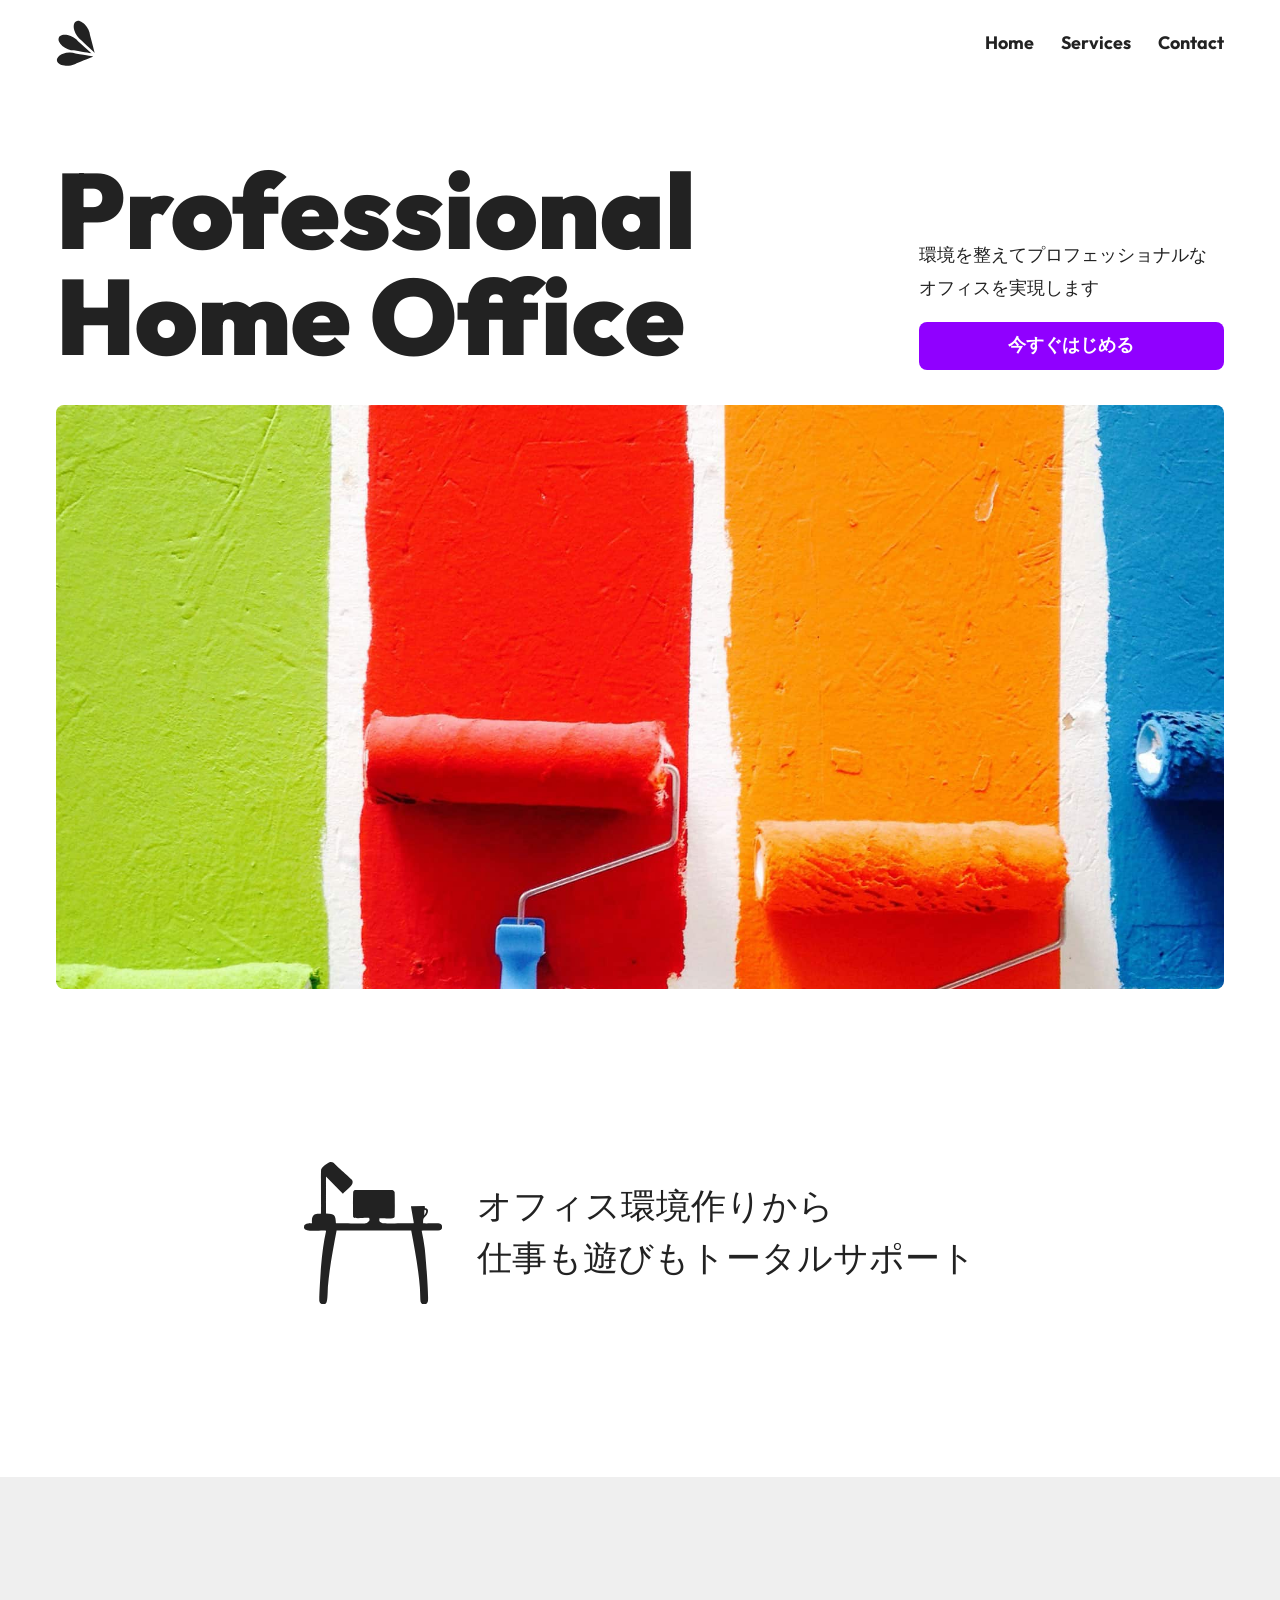
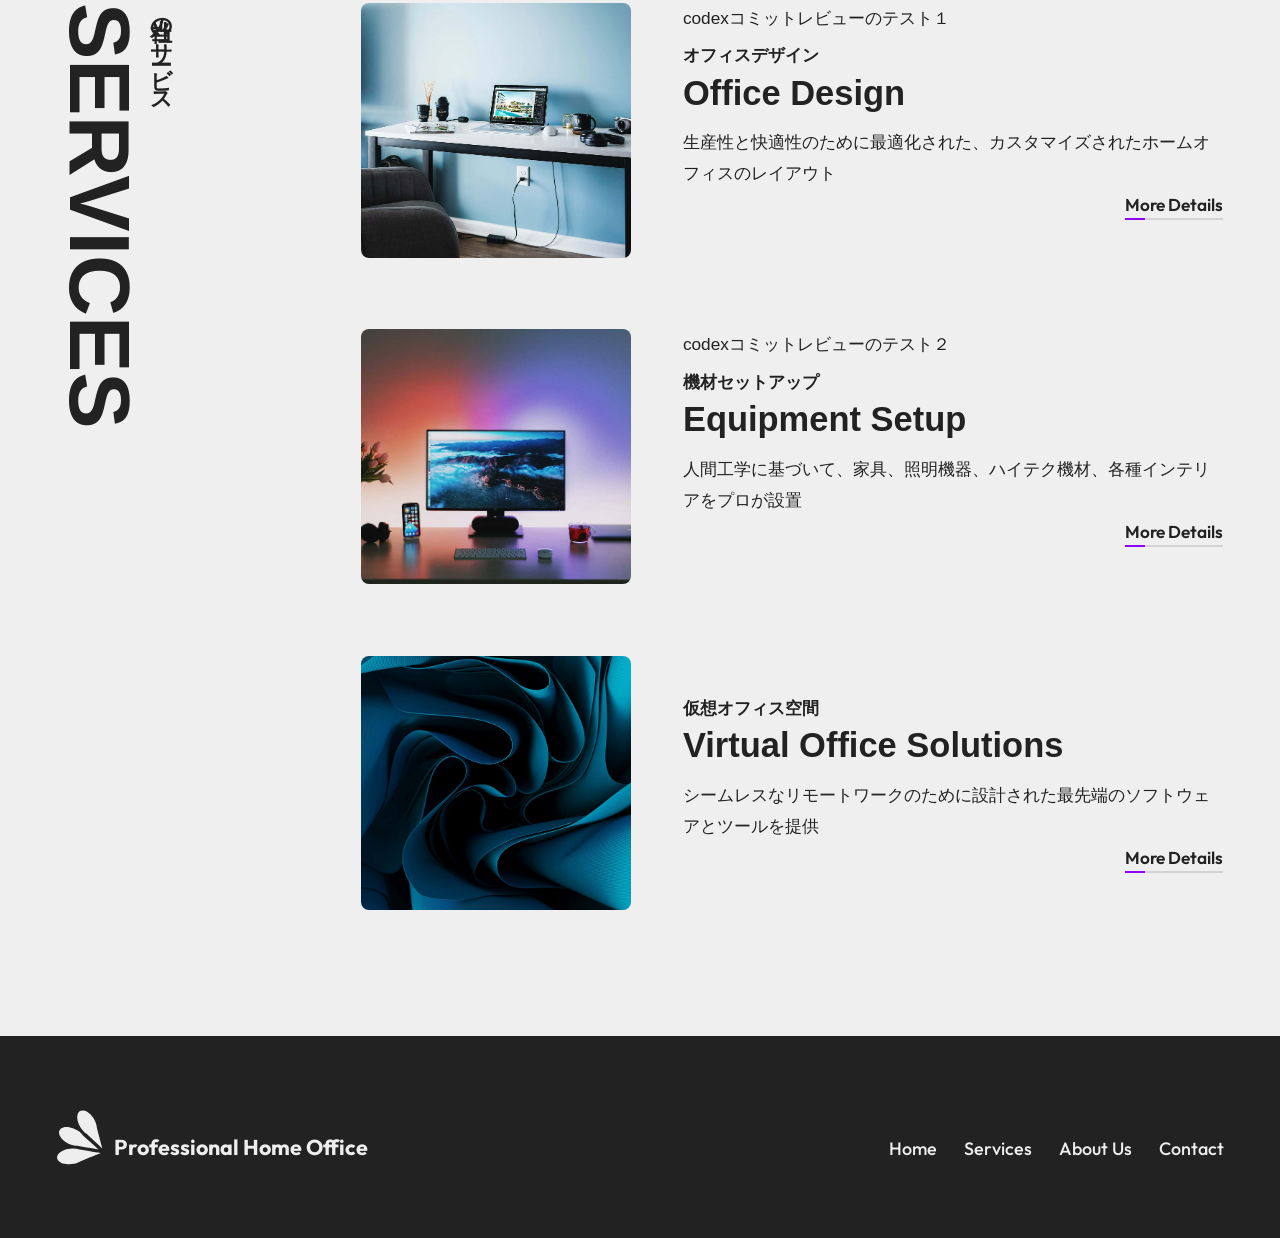
<file: index.html>
<!DOCTYPE html>
<html lang="ja">
	<head>
		<meta charset="UTF-8" />
		<meta name="viewport" content="width=device-width, initial-scale=1.0" />
		<title>Professional Home Office</title>
		<link rel="preconnect" href="https://fonts.googleapis.com" />
		<link rel="preconnect" href="https://fonts.gstatic.com" crossorigin />
		<link href="https://fonts.googleapis.com/css2?family=Outfit:wght@100..900&display=swap" rel="stylesheet" />
		<link rel="stylesheet" href="assets/style.css" />
		<script src="assets/script.js" defer blocking="render"></script>
	</head>
	<body>
		<header>
			<div class="logo">
				<a href="index.html">
					<svg
						width="55"
						height="61"
						viewBox="0 0 55 61"
						fill="currentColor"
						role="img"
						aria-label="Professional Home Office"
					> <!-- アクセシブル名を「aria-label」で直接指定 -->
						<path
							d="M45.8622 47.1771C45.8622 47.1771 39.0083 49.9476 25.3005 55.4887C23.3705 56.7268 20.9252 57.6649 18.258 58.1905C15.5908 58.7161 12.8151 58.8069 10.2638 58.4518C7.71261 58.0968 5.49428 57.3111 3.87505 56.189C2.25582 55.0669 1.30447 53.6561 1.13516 52.1259C0.965845 50.5956 1.58576 49.011 2.92052 47.562C4.25528 46.1131 6.24819 44.8615 8.66009 43.9573C11.072 43.0531 13.8004 42.5348 16.518 42.4646C19.2356 42.3944 21.8268 42.7753 23.9808 43.5615C38.5684 45.9719 45.8622 47.1771 45.8622 47.1771Z"
						/>
						<path
							d="M43.8084 43.6216C43.8084 43.6216 36.5523 42.3288 22.0402 39.7432C19.7491 39.7716 17.1875 39.2673 14.6629 38.2906C12.1383 37.3139 9.75782 35.9065 7.80722 34.2371C5.85662 32.5677 4.41871 30.7074 3.66604 28.8793C2.91337 27.0512 2.87792 25.333 3.56393 23.9309C4.24995 22.5288 5.62829 21.5024 7.53356 20.9747C9.43882 20.4471 11.7901 20.4407 14.3052 20.9563C16.8203 21.4719 19.3924 22.4876 21.7129 23.8816C24.0333 25.2755 26.0036 26.9884 27.3872 28.8148C38.3346 38.686 43.8084 43.6216 43.8084 43.6216Z"
						/>
						<path
							d="M47.4491 42.6526C47.4491 42.6526 42.0838 37.5994 31.353 27.493C29.4199 26.2629 27.5521 24.4389 25.9737 22.2397C24.3952 20.0406 23.1732 17.5599 22.4543 15.0952C21.7354 12.6305 21.5501 10.2865 21.9207 8.34457C22.2913 6.40263 23.2019 4.9452 24.5434 4.14718C25.885 3.34915 27.6003 3.24443 29.4837 3.84558C31.367 4.44672 33.3384 5.7282 35.1612 7.53623C36.984 9.34426 38.5809 11.602 39.7601 14.0386C40.9393 16.4752 41.6508 18.9872 41.8092 21.273C45.5692 35.526 47.4491 42.6526 47.4491 42.6526Z"
						/>
					</svg>
				</a>
			</div>

			<nav class="menu">
				<ul>
					<li><a href="index.html">Home</a></li>
					<li><a href="index.html#services">Services</a></li>
					<li><a href="contact.html">Contact</a></li>
				</ul>
			</nav>
		</header>

		<main>
			<section class="hero">
				<h1>Professional Home Office</h1>

				<div class="cta">
					<p>環境を整えてプロフェッショナルな<br />オフィスを実現します</p>
					<button id="open" class="primary-button">今すぐはじめる</button>

					<dialog id="dialog" aria-labelledby="message"><!-- ★モーダル -->
						<h2 id="message">Get Started!</h2>
						<button id="close" aria-label="閉じる">
							<span aria-hidden="true">❌️</span>
						</button>

						<form method="dialog">
							<p>お知らせを受け取りますか？</p>
							<button autofocus value="accept" class="primary-button">受け取る</button>
							<button value="cancel" class="secondary-button">あとで</button>
						</form>
					</dialog>
				</div>

				<img src="./assets/hero.jpg" alt="" width="1980" height="2640" />
			</section>

			<div class="message">
				<svg viewBox="0 0 561.21 578.75" width="561.21" height="578.75" fill="currentColor" aria-hidden="true">
					<path
						d="M553.05 250.64c-9.04-3.86-55.67.18-69.49-1.82-.53-24.92 3.93-19.56 12.37-31.29 5.46-7.58 12.98-22.62 1.82-28.74-7.33-4.02-5.81 3.3-7.73-10.19l-55.94 1.09q5.82 33.47 11.64 66.94-.55 1.27-1.09 2.55c-21.27-1.16-117.93 1.53-125.15 0-.96-.2-12.73-6.91-13.46-9.82-.28-1.11-.08-10.23.36-10.55 10.15-2.03 58.75 4.85 61.48-5.46 1.3-4.89 1.08-96.2 0-101.14-.65-2.94-6.33-7.8-9.1-8.37-7.97-1.64-127.59 1.24-152.07 0-3.2 1.5-6.19 3.91-6.91 7.64-.97 5-1.28 96.94 0 101.87 2.69 10.41 63.57-.87 65.21 5.46 2.74 10.58-1.64 10.67-2.64 12.67-.45.91-7.85 6.69-10.55 7.7-5.72 2.15-106.48-1.65-122.24 0-1.1-34.68-6.25-38.2-40.38-39.66V58.91q34.38 35.11 68.76 70.22c11.57-14.87 50.47-35.86 36.74-57.12-2.79-4.32-64.32-56.32-73.22-68.31-3.76-2.39-9.37-4.04-13.82-3.64-9.61.86-36.78 22.56-38.11 30.47-1.71 10.14.47 151.39-.73 178.99-2.17 4.89-41.69-11.88-36.38 38.56-1.02 2.3-36.67-3.6-32.02 19.65 3.88 19.37 73.93 6.7 89.5 10.91-10.45 46.33-16.26 93.86-20.37 141.16-1.77 20.35-8.9 133.9-7.28 144.07 2.17 13.59 19.75 20.24 28.38 8 5.84-8.28 5.4-53.27 6.55-66.94 6.36-75.92 21.03-151.81 35.2-226.65h302.88c14.62 76.46 29.09 154.14 35.2 231.75.96 12.21 1.73 52.73 2.91 57.48 4.03 16.26 27 14.52 29.83-2.91 3.5-21.54-9.05-181.67-13.1-213.92-3.04-24.18-7.27-48.21-12.37-72.03 15.77-2.46 68.03 3.51 78.22-4 8.24-6.07 6.41-20.03-2.91-24.01zm-62.58-56.76c13.24 2.24-.5 22.93-2.91 21.83 2.34-7.45-.61-20.81 2.91-21.83z"
					/>
				</svg>
				オフィス環境作りから<br />仕事も遊びもトータルサポート
			</div>

			<section aria-labelledby="service-heading" id="services" class="services"><!-- ★セクションのアクセシブル名を、h2のidで指定する -->
				<hgroup> <!-- ★見出しと関連するコンテンツ -->
					<h2 id="service-heading">Services</h2>
					<p>当社のサービス</p>
				</hgroup>

				<div class="cards">
					<article class="card" id="office"><!-- ★自己完結したコンテンツ -->
						<hgroup>
							<h3>Office Design</h3>
							<p>オフィスデザイン</p>
						</hgroup>
						<img src="./assets/office.jpg" width="1980" height="1414" alt="" />
						<p>
							生産性と快適性のために最適化された、カスタマイズされたホームオフィスのレイアウト
							<a href="office.html">More Details</a>
							<div>codexコミットレビューのテスト１</div>
						</p>
					</article>

					<article class="card" id="setup">
						<hgroup>
							<h3>Equipment Setup</h3>
							<p>機材セットアップ</p>
						</hgroup>
						<img src="./assets/setup.jpg" width="1980" height="1114" alt="" />
						<p>
							人間工学に基づいて、家具、照明機器、ハイテク機材、各種インテリアをプロが設置
							<a href="setup.html">More Details</a>
							<div>codexコミットレビューのテスト２</div>
							<!-- Codex チェック
							問題の説明: p 要素の中に div 要素を配置しており、不正な HTML としてブラウザに自動補正されるため、意図しない DOM 構造やレイアウト崩れを起こす可能性があります。
							修正アドバイス: この文言を段落内に含めたい場合は span などのインライン要素に変更し、独立したブロックとして表示したい場合は p 要素の外へ移動してください。
							-->
						</p>
					</article>

					<article class="card" id="virtual">
						<hgroup>
							<h3>Virtual Office Solutions</h3>
							<p>仮想オフィス空間</p>
						</hgroup>
						<img src="./assets/virtual.jpg" width="1980" height="1414" alt="" />
						<p>
							シームレスなリモートワークのために設計された最先端のソフトウェアとツールを提供
							<a href="virtual.html">More Details</a>
						</p>
					</article>
				</div>
			</section>
		</main>

		<footer>
			<div class="logo">
				<a href="index.html">
					<svg width="55" height="61" viewBox="0 0 55 61" fill="currentColor" aria-hidden="true">
						<path
							d="M45.8622 47.1771C45.8622 47.1771 39.0083 49.9476 25.3005 55.4887C23.3705 56.7268 20.9252 57.6649 18.258 58.1905C15.5908 58.7161 12.8151 58.8069 10.2638 58.4518C7.71261 58.0968 5.49428 57.3111 3.87505 56.189C2.25582 55.0669 1.30447 53.6561 1.13516 52.1259C0.965845 50.5956 1.58576 49.011 2.92052 47.562C4.25528 46.1131 6.24819 44.8615 8.66009 43.9573C11.072 43.0531 13.8004 42.5348 16.518 42.4646C19.2356 42.3944 21.8268 42.7753 23.9808 43.5615C38.5684 45.9719 45.8622 47.1771 45.8622 47.1771Z"
						/>
						<path
							d="M43.8084 43.6216C43.8084 43.6216 36.5523 42.3288 22.0402 39.7432C19.7491 39.7716 17.1875 39.2673 14.6629 38.2906C12.1383 37.3139 9.75782 35.9065 7.80722 34.2371C5.85662 32.5677 4.41871 30.7074 3.66604 28.8793C2.91337 27.0512 2.87792 25.333 3.56393 23.9309C4.24995 22.5288 5.62829 21.5024 7.53356 20.9747C9.43882 20.4471 11.7901 20.4407 14.3052 20.9563C16.8203 21.4719 19.3924 22.4876 21.7129 23.8816C24.0333 25.2755 26.0036 26.9884 27.3872 28.8148C38.3346 38.686 43.8084 43.6216 43.8084 43.6216Z"
						/>
						<path
							d="M47.4491 42.6526C47.4491 42.6526 42.0838 37.5994 31.353 27.493C29.4199 26.2629 27.5521 24.4389 25.9737 22.2397C24.3952 20.0406 23.1732 17.5599 22.4543 15.0952C21.7354 12.6305 21.5501 10.2865 21.9207 8.34457C22.2913 6.40263 23.2019 4.9452 24.5434 4.14718C25.885 3.34915 27.6003 3.24443 29.4837 3.84558C31.367 4.44672 33.3384 5.7282 35.1612 7.53623C36.984 9.34426 38.5809 11.602 39.7601 14.0386C40.9393 16.4752 41.6508 18.9872 41.8092 21.273C45.5692 35.526 47.4491 42.6526 47.4491 42.6526Z"
						/>
					</svg>
					Professional Home Office
				</a>
			</div>
			<div class="menu">
				<ul>
					<li><a href="index.html">Home</a></li>
					<li><a href="index.html#services">Services</a></li>
					<li><a href="index.html#:~:text=Professional%20Home%20Office">About Us</a></li>
					<li><a href="contact.html">Contact</a></li>
				</ul>
			</div>
		</footer>
	</body>
</html>
</file>
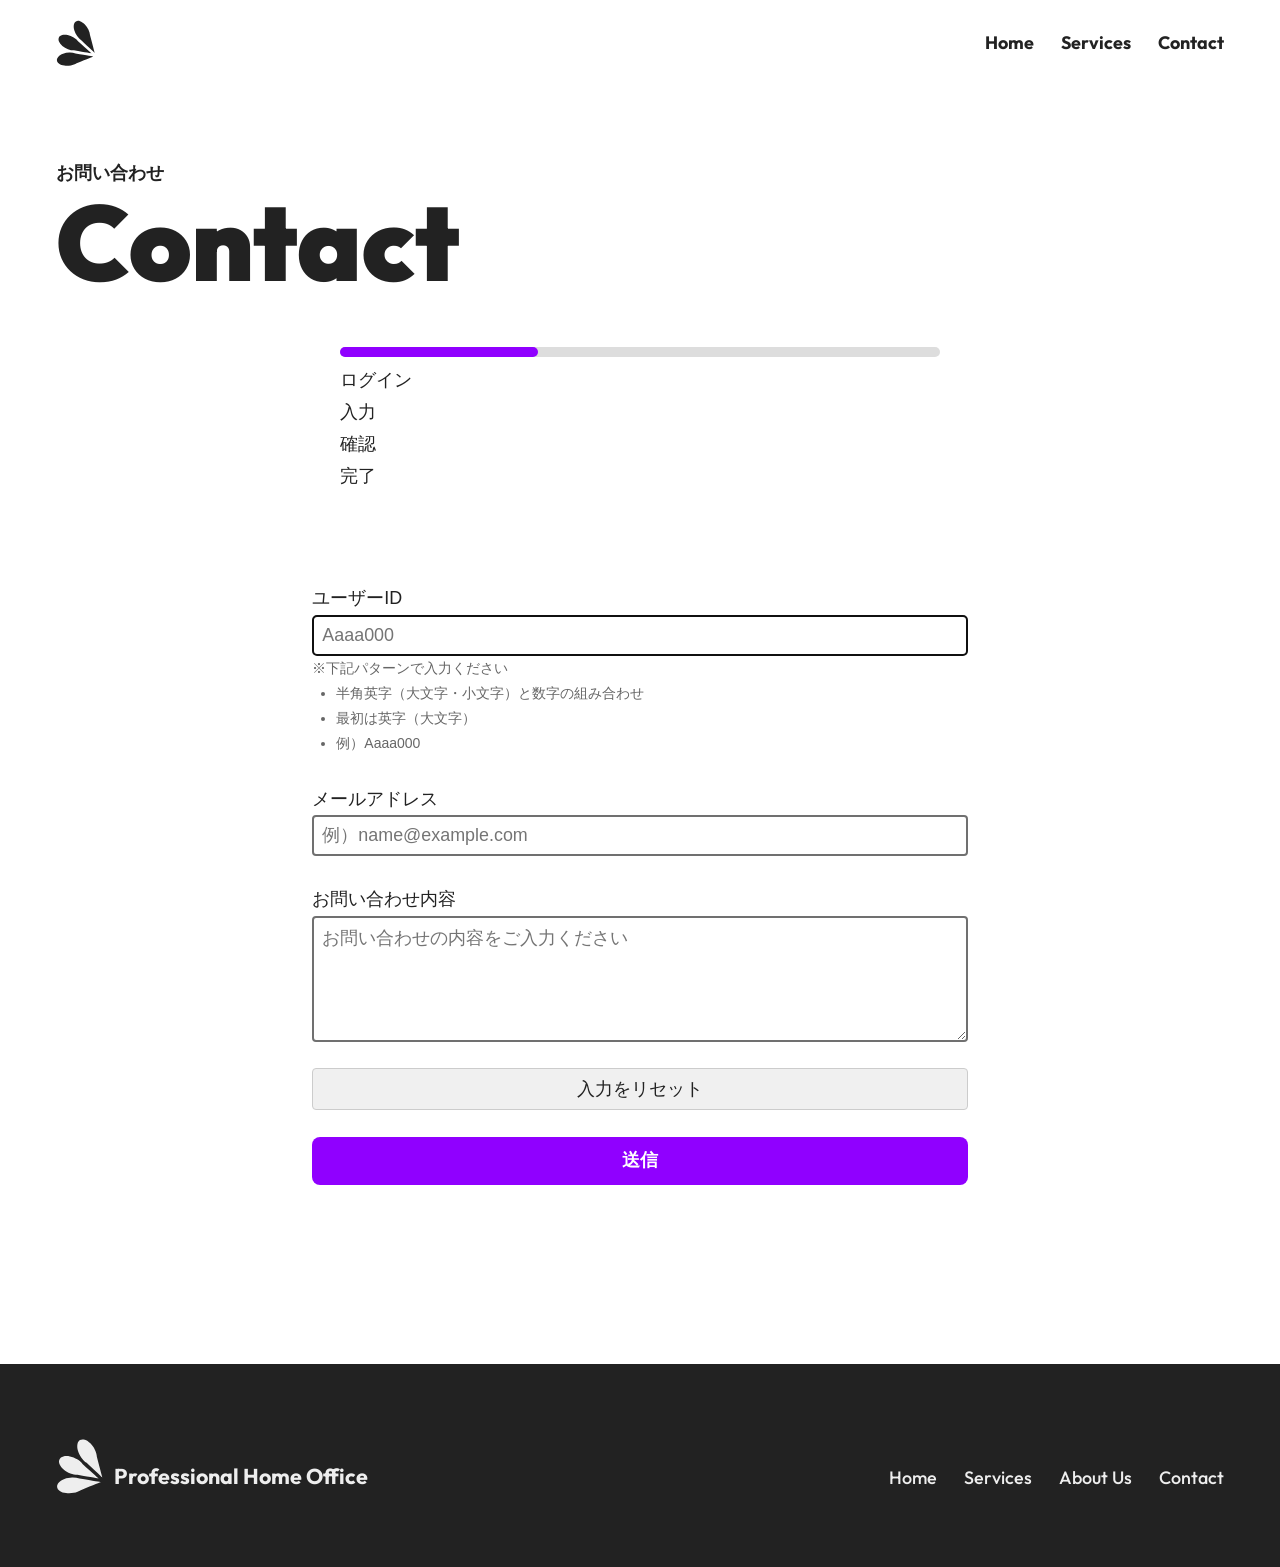
<file: contact.html>
<!DOCTYPE html>
<html lang="ja">
	<head>
		<meta charset="UTF-8" />
		<meta name="viewport" content="width=device-width, initial-scale=1.0" />
		<title>Office Design - Professional Home Office</title>
		<link rel="preconnect" href="https://fonts.googleapis.com" />
		<link rel="preconnect" href="https://fonts.gstatic.com" crossorigin />
		<link href="https://fonts.googleapis.com/css2?family=Outfit:wght@100..900&display=swap" rel="stylesheet" />
		<link rel="stylesheet" href="assets/style.css" class="css" />
		<link rel="stylesheet" href="assets/contact.css" class="css" />
		<script src="assets/script.js" defer blocking="render"></script>
	</head>
	<body>
		<header>
			<div class="logo">
				<a href="index.html">
					<svg
						width="55"
						height="61"
						viewBox="0 0 55 61"
						fill="currentColor"
						role="img"
						aria-label="Professional Home Office"
					>
						<path
							d="M45.8622 47.1771C45.8622 47.1771 39.0083 49.9476 25.3005 55.4887C23.3705 56.7268 20.9252 57.6649 18.258 58.1905C15.5908 58.7161 12.8151 58.8069 10.2638 58.4518C7.71261 58.0968 5.49428 57.3111 3.87505 56.189C2.25582 55.0669 1.30447 53.6561 1.13516 52.1259C0.965845 50.5956 1.58576 49.011 2.92052 47.562C4.25528 46.1131 6.24819 44.8615 8.66009 43.9573C11.072 43.0531 13.8004 42.5348 16.518 42.4646C19.2356 42.3944 21.8268 42.7753 23.9808 43.5615C38.5684 45.9719 45.8622 47.1771 45.8622 47.1771Z"
						/>
						<path
							d="M43.8084 43.6216C43.8084 43.6216 36.5523 42.3288 22.0402 39.7432C19.7491 39.7716 17.1875 39.2673 14.6629 38.2906C12.1383 37.3139 9.75782 35.9065 7.80722 34.2371C5.85662 32.5677 4.41871 30.7074 3.66604 28.8793C2.91337 27.0512 2.87792 25.333 3.56393 23.9309C4.24995 22.5288 5.62829 21.5024 7.53356 20.9747C9.43882 20.4471 11.7901 20.4407 14.3052 20.9563C16.8203 21.4719 19.3924 22.4876 21.7129 23.8816C24.0333 25.2755 26.0036 26.9884 27.3872 28.8148C38.3346 38.686 43.8084 43.6216 43.8084 43.6216Z"
						/>
						<path
							d="M47.4491 42.6526C47.4491 42.6526 42.0838 37.5994 31.353 27.493C29.4199 26.2629 27.5521 24.4389 25.9737 22.2397C24.3952 20.0406 23.1732 17.5599 22.4543 15.0952C21.7354 12.6305 21.5501 10.2865 21.9207 8.34457C22.2913 6.40263 23.2019 4.9452 24.5434 4.14718C25.885 3.34915 27.6003 3.24443 29.4837 3.84558C31.367 4.44672 33.3384 5.7282 35.1612 7.53623C36.984 9.34426 38.5809 11.602 39.7601 14.0386C40.9393 16.4752 41.6508 18.9872 41.8092 21.273C45.5692 35.526 47.4491 42.6526 47.4491 42.6526Z"
						/>
					</svg>
				</a>
			</div>

			<nav class="menu">
				<ul>
					<li><a href="index.html">Home</a></li>
					<li><a href="index.html#services">Services</a></li>
					<li><a href="contact.html">Contact</a></li>
				</ul>
			</nav>
		</header>

		<main>
			<header class="hero">
				<hgroup>
					<h1>Contact</h1>
					<p>お問い合わせ</p>
				</hgroup>
			</header>

			<div class="progress">
				<progress max="100" value="33"></progress>
				<ul>
					<li class="step-1">ログイン</li>
					<li class="step-2">入力</li>
					<li class="step-3">確認</li>
					<li class="step-4">完了</li>
				</ul>
			</div>

			<form action="#" method="post" class="contact">

				<label>
					ユーザーID
					<p class="error-msg">入力が正しくないです</p>
					<input type="text" name="userId" placeholder="Aaaa000" pattern="^[A-Z](?=.*[a-z])(?=.*\d)[A-Za-z\d]*$" autofocus />
					<p class="note">※下記パターンで入力ください</p>
					<ul class="note">
						<li>半角英字（大文字・小文字）と数字の組み合わせ</li>
						<li>最初は英字（大文字）</li>
						<li>例）Aaaa000</li>
					</ul>
				</label>

				<label>
					メールアドレス
					<input type="email" name="mail" placeholder="例）name@example.com" />
				</label>

				<label>
					お問い合わせ内容
					<textarea name="comment" placeholder="お問い合わせの内容をご入力ください"></textarea>
				</label>

				<input type="reset" value="入力をリセット" />

				<input type="submit" value="送信" class="primary-button" />
			</form>
		</main>

		<footer>
			<div class="logo">
				<a href="index.html">
					<svg width="55" height="61" viewBox="0 0 55 61" fill="currentColor" aria-hidden="true">
						<path
							d="M45.8622 47.1771C45.8622 47.1771 39.0083 49.9476 25.3005 55.4887C23.3705 56.7268 20.9252 57.6649 18.258 58.1905C15.5908 58.7161 12.8151 58.8069 10.2638 58.4518C7.71261 58.0968 5.49428 57.3111 3.87505 56.189C2.25582 55.0669 1.30447 53.6561 1.13516 52.1259C0.965845 50.5956 1.58576 49.011 2.92052 47.562C4.25528 46.1131 6.24819 44.8615 8.66009 43.9573C11.072 43.0531 13.8004 42.5348 16.518 42.4646C19.2356 42.3944 21.8268 42.7753 23.9808 43.5615C38.5684 45.9719 45.8622 47.1771 45.8622 47.1771Z"
						/>
						<path
							d="M43.8084 43.6216C43.8084 43.6216 36.5523 42.3288 22.0402 39.7432C19.7491 39.7716 17.1875 39.2673 14.6629 38.2906C12.1383 37.3139 9.75782 35.9065 7.80722 34.2371C5.85662 32.5677 4.41871 30.7074 3.66604 28.8793C2.91337 27.0512 2.87792 25.333 3.56393 23.9309C4.24995 22.5288 5.62829 21.5024 7.53356 20.9747C9.43882 20.4471 11.7901 20.4407 14.3052 20.9563C16.8203 21.4719 19.3924 22.4876 21.7129 23.8816C24.0333 25.2755 26.0036 26.9884 27.3872 28.8148C38.3346 38.686 43.8084 43.6216 43.8084 43.6216Z"
						/>
						<path
							d="M47.4491 42.6526C47.4491 42.6526 42.0838 37.5994 31.353 27.493C29.4199 26.2629 27.5521 24.4389 25.9737 22.2397C24.3952 20.0406 23.1732 17.5599 22.4543 15.0952C21.7354 12.6305 21.5501 10.2865 21.9207 8.34457C22.2913 6.40263 23.2019 4.9452 24.5434 4.14718C25.885 3.34915 27.6003 3.24443 29.4837 3.84558C31.367 4.44672 33.3384 5.7282 35.1612 7.53623C36.984 9.34426 38.5809 11.602 39.7601 14.0386C40.9393 16.4752 41.6508 18.9872 41.8092 21.273C45.5692 35.526 47.4491 42.6526 47.4491 42.6526Z"
						/>
					</svg>
					Professional Home Office
				</a>
			</div>
			<div class="menu">
				<ul>
					<li><a href="index.html">Home</a></li>
					<li><a href="index.html#services">Services</a></li>
					<li><a href="index.html#:~:text=Professional%20Home%20Office">About Us</a></li>
					<li><a href="contact.html">Contact</a></li>
				</ul>
			</div>
		</footer>
	</body>
</html>
</file>
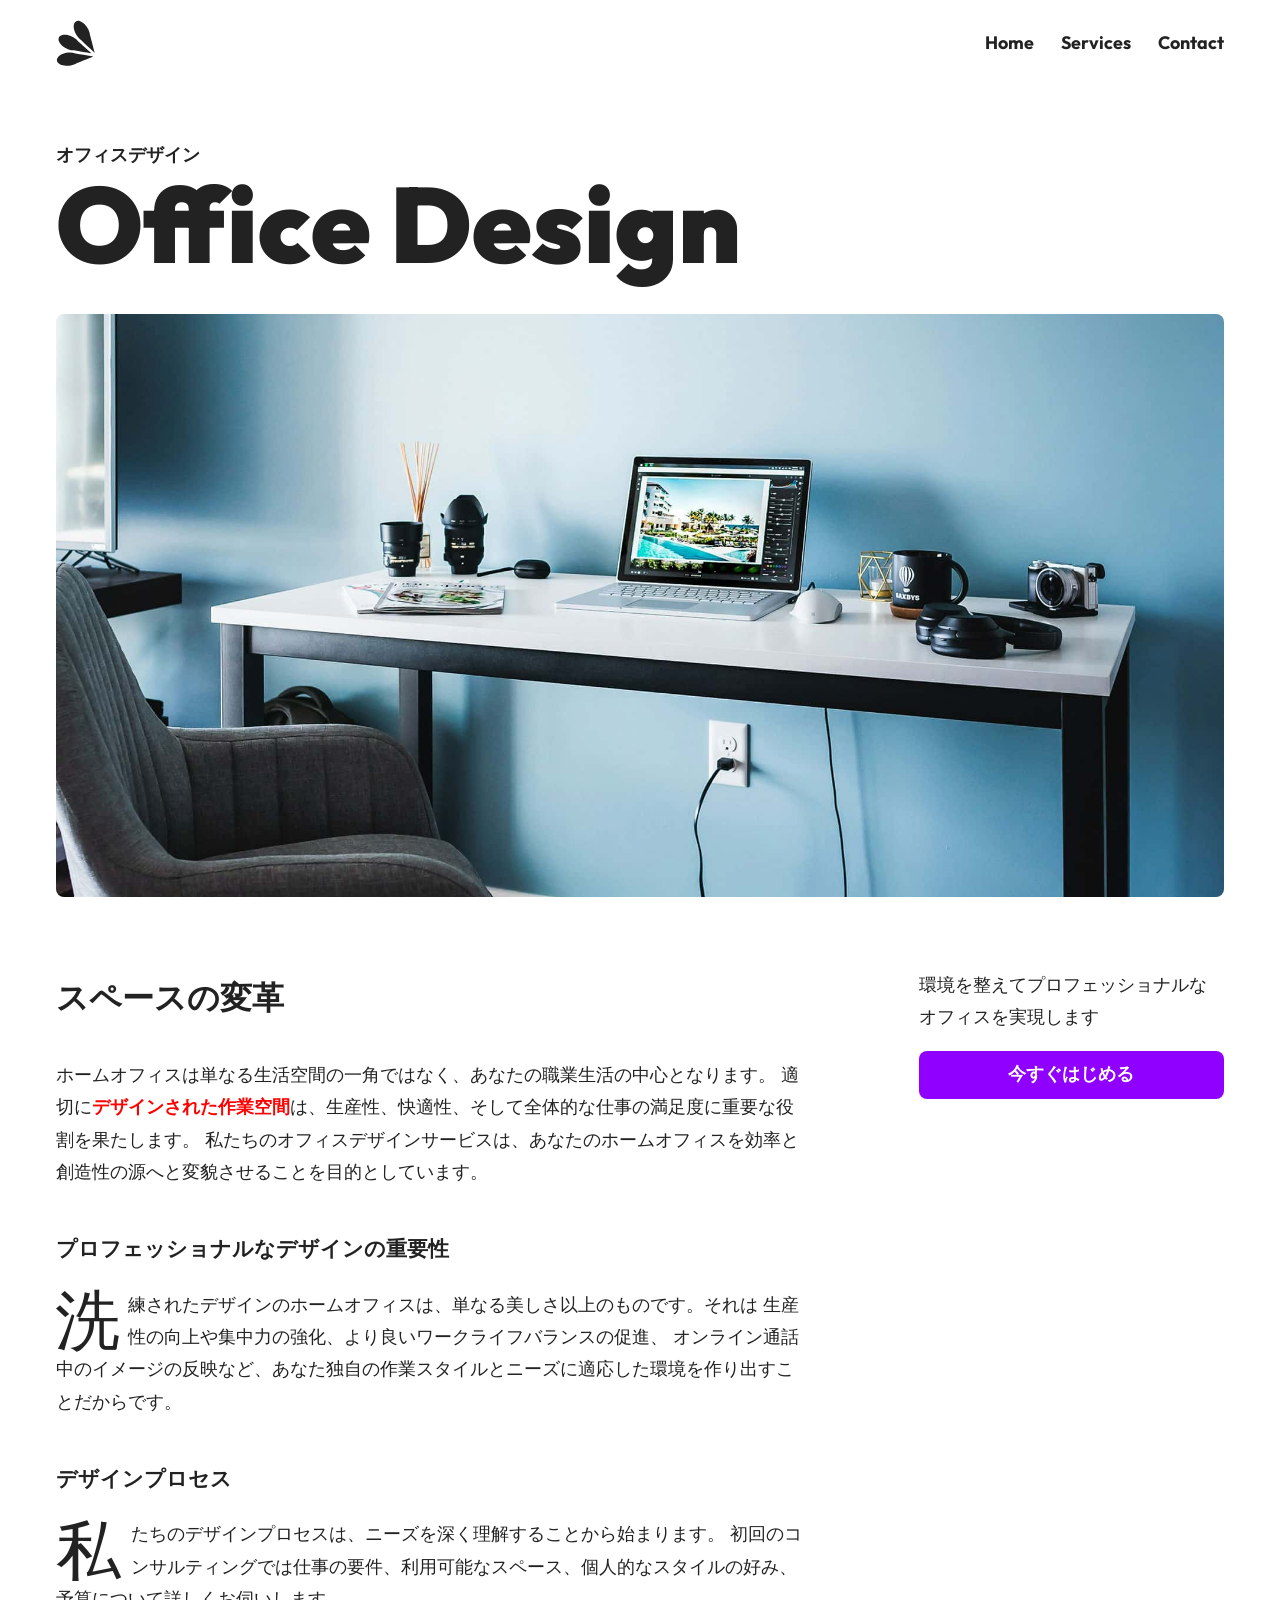
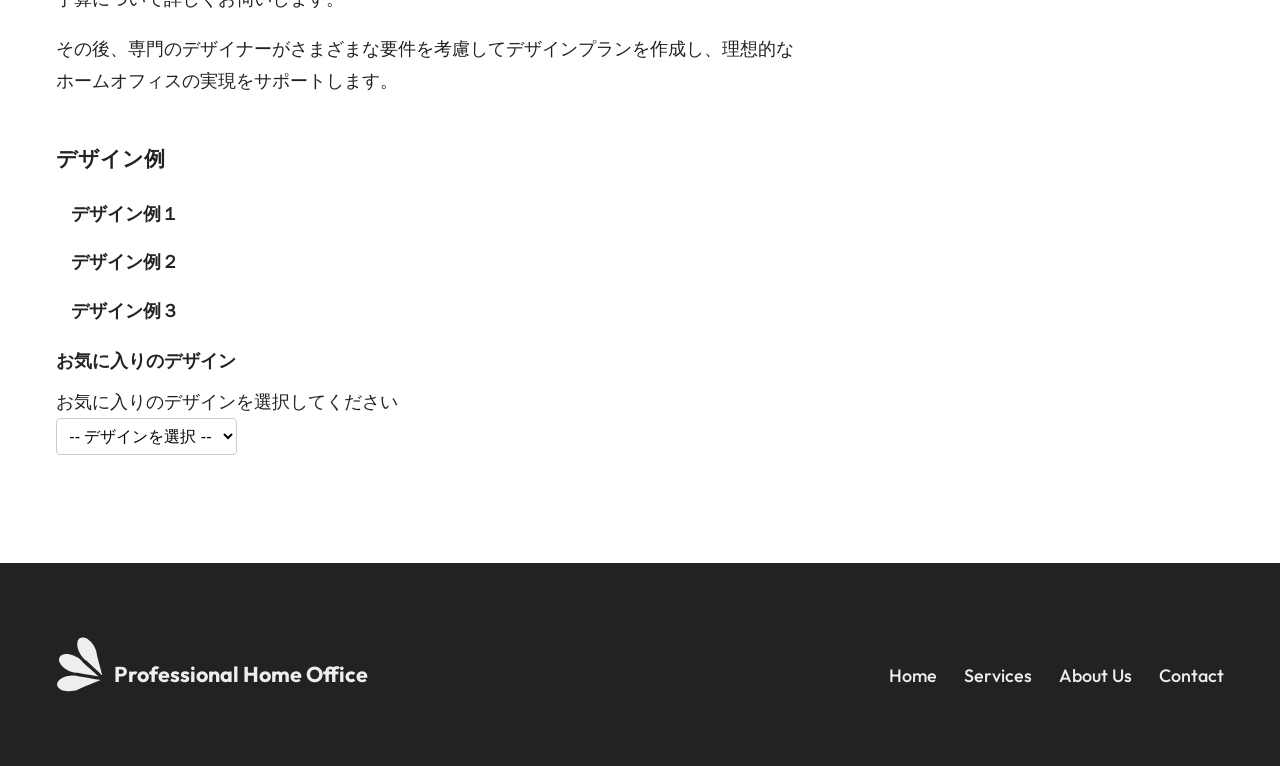
<file: office.html>
<!DOCTYPE html>
<html lang="ja">
	<head>
		<meta charset="UTF-8" />
		<meta name="viewport" content="width=device-width, initial-scale=1.0" />
		<title>Office Design - Professional Home Office</title>
		<link rel="preconnect" href="https://fonts.googleapis.com" />
		<link rel="preconnect" href="https://fonts.gstatic.com" crossorigin />
		<link href="https://fonts.googleapis.com/css2?family=Outfit:wght@100..900&display=swap" rel="stylesheet" />
		<link rel="stylesheet" href="assets/style.css" class="css" />
		<link rel="stylesheet" href="assets/office.css" class="css" />
		<script src="assets/script.js" defer blocking="render"></script>
		<script src="assets/office.js" defer blocking="render"></script>
	</head>
	<body>
		<header>
			<div class="logo">
				<a href="index.html">
					<svg
						width="55"
						height="61"
						viewBox="0 0 55 61"
						fill="currentColor"
						role="img"
						aria-label="Professional Home Office"
					>
						<path
							d="M45.8622 47.1771C45.8622 47.1771 39.0083 49.9476 25.3005 55.4887C23.3705 56.7268 20.9252 57.6649 18.258 58.1905C15.5908 58.7161 12.8151 58.8069 10.2638 58.4518C7.71261 58.0968 5.49428 57.3111 3.87505 56.189C2.25582 55.0669 1.30447 53.6561 1.13516 52.1259C0.965845 50.5956 1.58576 49.011 2.92052 47.562C4.25528 46.1131 6.24819 44.8615 8.66009 43.9573C11.072 43.0531 13.8004 42.5348 16.518 42.4646C19.2356 42.3944 21.8268 42.7753 23.9808 43.5615C38.5684 45.9719 45.8622 47.1771 45.8622 47.1771Z"
						/>
						<path
							d="M43.8084 43.6216C43.8084 43.6216 36.5523 42.3288 22.0402 39.7432C19.7491 39.7716 17.1875 39.2673 14.6629 38.2906C12.1383 37.3139 9.75782 35.9065 7.80722 34.2371C5.85662 32.5677 4.41871 30.7074 3.66604 28.8793C2.91337 27.0512 2.87792 25.333 3.56393 23.9309C4.24995 22.5288 5.62829 21.5024 7.53356 20.9747C9.43882 20.4471 11.7901 20.4407 14.3052 20.9563C16.8203 21.4719 19.3924 22.4876 21.7129 23.8816C24.0333 25.2755 26.0036 26.9884 27.3872 28.8148C38.3346 38.686 43.8084 43.6216 43.8084 43.6216Z"
						/>
						<path
							d="M47.4491 42.6526C47.4491 42.6526 42.0838 37.5994 31.353 27.493C29.4199 26.2629 27.5521 24.4389 25.9737 22.2397C24.3952 20.0406 23.1732 17.5599 22.4543 15.0952C21.7354 12.6305 21.5501 10.2865 21.9207 8.34457C22.2913 6.40263 23.2019 4.9452 24.5434 4.14718C25.885 3.34915 27.6003 3.24443 29.4837 3.84558C31.367 4.44672 33.3384 5.7282 35.1612 7.53623C36.984 9.34426 38.5809 11.602 39.7601 14.0386C40.9393 16.4752 41.6508 18.9872 41.8092 21.273C45.5692 35.526 47.4491 42.6526 47.4491 42.6526Z"
						/>
					</svg>
				</a>
			</div>

			<nav class="menu">
				<ul>
					<li><a href="index.html">Home</a></li>
					<li><a href="index.html#services">Services</a></li>
					<li><a href="contact.html">Contact</a></li>
				</ul>
			</nav>
		</header>

		<main>
			<article class="post">
				<header class="hero">
					<hgroup>
						<h1>Office Design</h1>
						<p>オフィスデザイン</p>
					</hgroup>
					<img src="assets/office.jpg" alt="" width="1980" height="2640" />
				</header>

				<div class="body">
					<h2>スペースの変革</h2>
					<p>
						ホームオフィスは単なる生活空間の一角ではなく、あなたの職業生活の中心となります。
						適切に<strong>デザインされた作業空間</strong>は、生産性、快適性、そして全体的な仕事の満足度に重要な役割を果たします。
						私たちのオフィスデザインサービスは、あなたのホームオフィスを効率と創造性の源へと変貌させることを目的としています。
					</p>

					<h3>プロフェッショナルなデザインの重要性</h3>
					<p>
						洗練されたデザインのホームオフィスは、単なる美しさ以上のものです。それは
						生産性の向上や集中力の強化、より良いワークライフバランスの促進、
						オンライン通話中のイメージの反映など、あなた独自の作業スタイルとニーズに適応した環境を作り出すことだからです。
					</p>

					<h3>デザインプロセス</h3>
					<p>
						私たちのデザインプロセスは、ニーズを深く理解することから始まります。
						初回のコンサルティングでは仕事の要件、利用可能なスペース、個人的なスタイルの好み、
						予算について詳しくお伺いします。
					</p>
					<p>
						その後、専門のデザイナーがさまざまな要件を考慮してデザインプランを作成し、理想的なホームオフィスの実現をサポートします。
					</p>

					<h3>デザイン例</h3>
					<div class="accordions">
						<div class="accordion">
							<button aria-expanded="false" aria-controls="content1">
								デザイン例１
							</button>
							<div id="content1" aria-hidden="true">
								<img src="assets/office1.png" alt="デザイン例１のオフィス" />
								<p>
									このデザインは、自然光を最大限に活用し、シンプルでクリーンなラインを特徴としています。
									ミニマリストな家具とニュートラルな色調が、集中力を高める静かな環境を作り出しています。
								</p>
							</div>
						</div>
						<div class="accordion">
							<button aria-expanded="false" aria-controls="content2">
								デザイン例２
							</button>
							<div id="content2" aria-hidden="true">
								<img src="assets/office2.png" alt="デザイン例２のオフィス" />
								<p>
									このデザインは、活気のある色彩と多様なテクスチャーを組み合わせて、エネルギッシュで創造的な空間を作り出しています。
									大胆なアートワークとユニークな家具が、個性的な雰囲気を醸し出しています。
								</p>
							</div>
						</div>
						<div class="accordion">
							<button aria-expanded="false" aria-controls="content3">
								デザイン例３
							</button>
							<div id="content3" aria-hidden="true">
								<img src="assets/office3.png" alt="デザイン例３のオフィス" />
								<p>
									このデザインは、自然素材と暖かい色調を使用して、居心地の良い雰囲気を作り出しています。
									木製の家具と柔らかな照明が、リラックスした環境を提供し、仕事のストレスを軽減します。
								</p>
							</div>
						</div>
					</div>
					<h4>お気に入りのデザイン</h4>
					<p>お気に入りのデザインを選択してください</p>
					<select name="design-select" id="design-select">
						<option value="">-- デザインを選択 --</option>
						<optgroup label="デザイン例１">
							<option value="design1">デザイン例１-１</option>
							<option value="design2">デザイン例１-２</option>
							<option value="design3">デザイン例１-３</option>
						</optgroup>
						<optgroup label="デザイン例２">
							<option value="design4">デザイン例２-１</option>
							<option value="design5">デザイン例２-２</option>
							<option value="design6">デザイン例２-３</option>
						</optgroup>
						<optgroup label="デザイン例３">
							<option value="design7">デザイン例３-１</option>
							<option value="design8">デザイン例３-２</option>
							<option value="design9">デザイン例３-３</option>
						</optgroup>
					</select>
				</div>

				<aside class="cta"><!-- ★補足情報 -->
					<p>環境を整えてプロフェッショナルな<br />オフィスを実現します</p>
					<button id="open" class="primary-button">今すぐはじめる</button>
					<dialog id="dialog" aria-labelledby="message">
						<h2 id="message">Get Started!</h2>
						<button id="close" aria-label="閉じる">
							<span aria-hidden="true">❌️</span>
						</button>

						<form method="dialog">
							<p>お知らせを受け取りますか？</p>
							<button autofocus value="accept" class="primary-button">受け取る</button>
							<button value="cancel" class="secondary-button">あとで</button>
						</form>
					</dialog>
				</aside>
			</article>
		</main>

		<footer>
			<div class="logo">
				<a href="index.html">
					<svg width="55" height="61" viewBox="0 0 55 61" fill="currentColor" aria-hidden="true">
						<path
							d="M45.8622 47.1771C45.8622 47.1771 39.0083 49.9476 25.3005 55.4887C23.3705 56.7268 20.9252 57.6649 18.258 58.1905C15.5908 58.7161 12.8151 58.8069 10.2638 58.4518C7.71261 58.0968 5.49428 57.3111 3.87505 56.189C2.25582 55.0669 1.30447 53.6561 1.13516 52.1259C0.965845 50.5956 1.58576 49.011 2.92052 47.562C4.25528 46.1131 6.24819 44.8615 8.66009 43.9573C11.072 43.0531 13.8004 42.5348 16.518 42.4646C19.2356 42.3944 21.8268 42.7753 23.9808 43.5615C38.5684 45.9719 45.8622 47.1771 45.8622 47.1771Z"
						/>
						<path
							d="M43.8084 43.6216C43.8084 43.6216 36.5523 42.3288 22.0402 39.7432C19.7491 39.7716 17.1875 39.2673 14.6629 38.2906C12.1383 37.3139 9.75782 35.9065 7.80722 34.2371C5.85662 32.5677 4.41871 30.7074 3.66604 28.8793C2.91337 27.0512 2.87792 25.333 3.56393 23.9309C4.24995 22.5288 5.62829 21.5024 7.53356 20.9747C9.43882 20.4471 11.7901 20.4407 14.3052 20.9563C16.8203 21.4719 19.3924 22.4876 21.7129 23.8816C24.0333 25.2755 26.0036 26.9884 27.3872 28.8148C38.3346 38.686 43.8084 43.6216 43.8084 43.6216Z"
						/>
						<path
							d="M47.4491 42.6526C47.4491 42.6526 42.0838 37.5994 31.353 27.493C29.4199 26.2629 27.5521 24.4389 25.9737 22.2397C24.3952 20.0406 23.1732 17.5599 22.4543 15.0952C21.7354 12.6305 21.5501 10.2865 21.9207 8.34457C22.2913 6.40263 23.2019 4.9452 24.5434 4.14718C25.885 3.34915 27.6003 3.24443 29.4837 3.84558C31.367 4.44672 33.3384 5.7282 35.1612 7.53623C36.984 9.34426 38.5809 11.602 39.7601 14.0386C40.9393 16.4752 41.6508 18.9872 41.8092 21.273C45.5692 35.526 47.4491 42.6526 47.4491 42.6526Z"
						/>
					</svg>
					Professional Home Office
				</a>
			</div>
			<div class="menu">
				<ul>
					<li><a href="index.html">Home</a></li>
					<li><a href="index.html#services">Services</a></li>
					<li><a href="index.html#:~:text=Professional%20Home%20Office">About Us</a></li>
					<li><a href="contact.html">Contact</a></li>
				</ul>
			</div>
		</footer>
	</body>
</html>
</file>
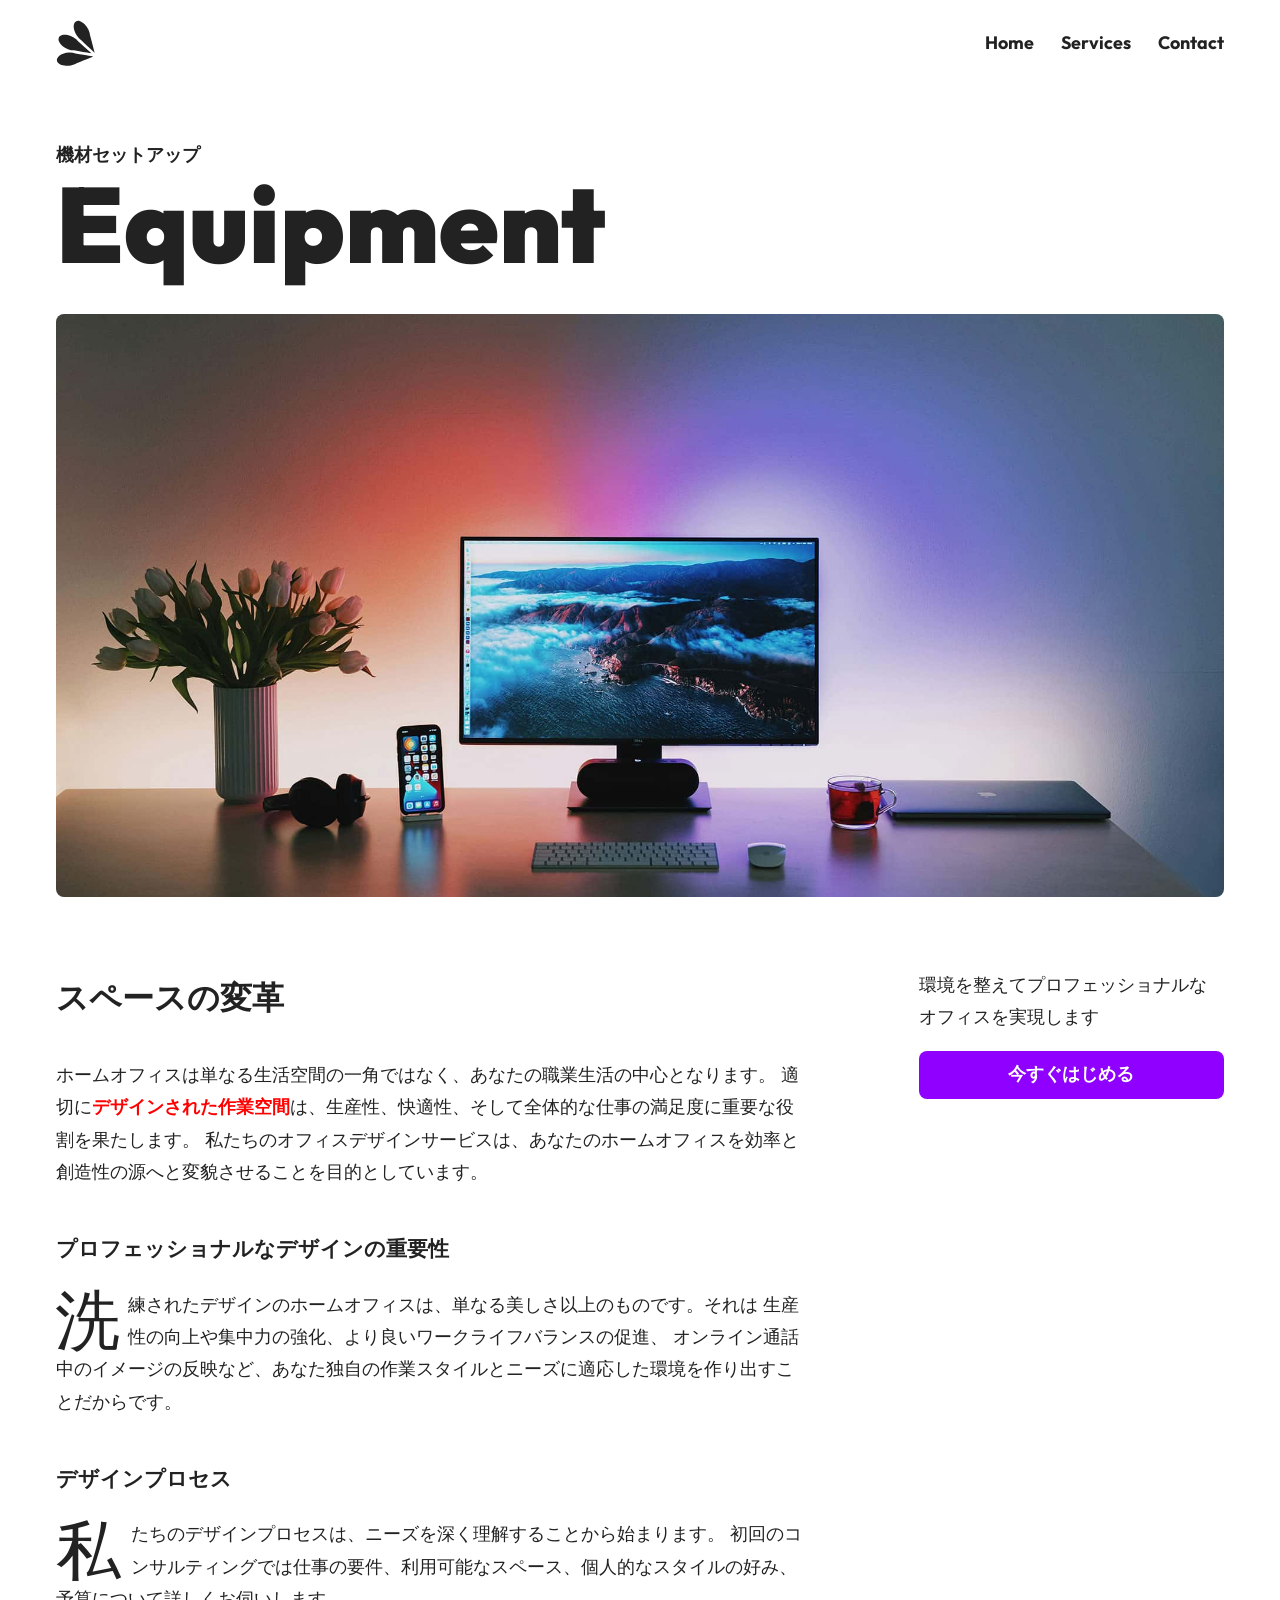
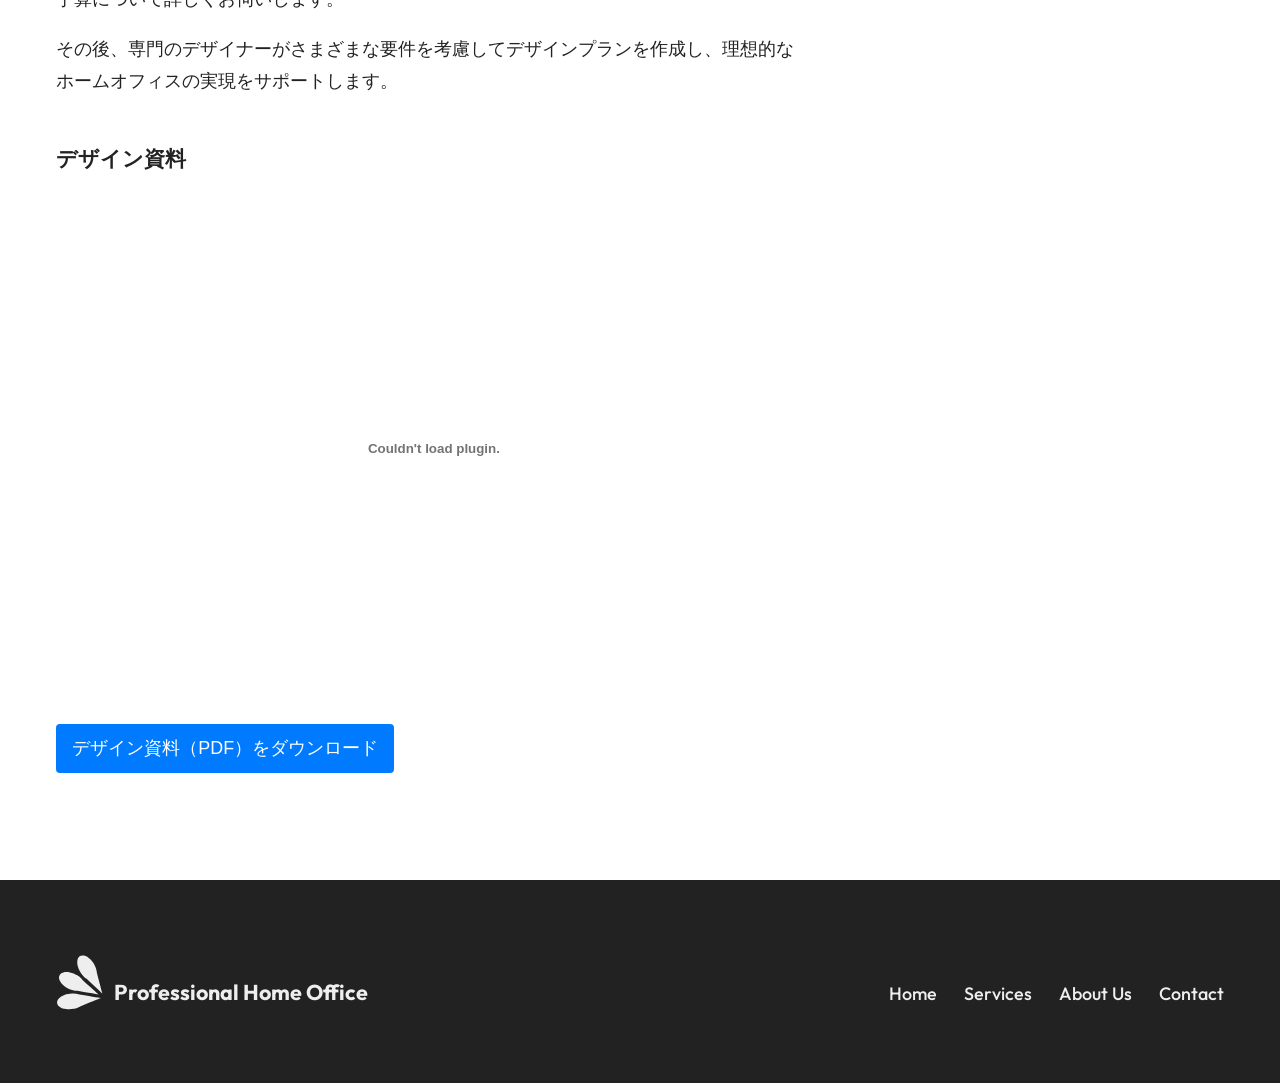
<file: setup.html>
<!DOCTYPE html>
<html lang="ja">
	<head>
		<meta charset="UTF-8" />
		<meta name="viewport" content="width=device-width, initial-scale=1.0" />
		<title>Office Design - Professional Home Office</title>
		<link rel="preconnect" href="https://fonts.googleapis.com" />
		<link rel="preconnect" href="https://fonts.gstatic.com" crossorigin />
		<link href="https://fonts.googleapis.com/css2?family=Outfit:wght@100..900&display=swap" rel="stylesheet" />
		<link rel="stylesheet" href="assets/style.css" class="css" />
		<link rel="stylesheet" href="assets/setup.css" class="css" />
		<script src="assets/script.js" defer blocking="render"></script>
	</head>
	<body>
		<header>
			<div class="logo">
				<a href="index.html">
					<svg
						width="55"
						height="61"
						viewBox="0 0 55 61"
						fill="currentColor"
						role="img"
						aria-label="Professional Home Office"
					>
						<path
							d="M45.8622 47.1771C45.8622 47.1771 39.0083 49.9476 25.3005 55.4887C23.3705 56.7268 20.9252 57.6649 18.258 58.1905C15.5908 58.7161 12.8151 58.8069 10.2638 58.4518C7.71261 58.0968 5.49428 57.3111 3.87505 56.189C2.25582 55.0669 1.30447 53.6561 1.13516 52.1259C0.965845 50.5956 1.58576 49.011 2.92052 47.562C4.25528 46.1131 6.24819 44.8615 8.66009 43.9573C11.072 43.0531 13.8004 42.5348 16.518 42.4646C19.2356 42.3944 21.8268 42.7753 23.9808 43.5615C38.5684 45.9719 45.8622 47.1771 45.8622 47.1771Z"
						/>
						<path
							d="M43.8084 43.6216C43.8084 43.6216 36.5523 42.3288 22.0402 39.7432C19.7491 39.7716 17.1875 39.2673 14.6629 38.2906C12.1383 37.3139 9.75782 35.9065 7.80722 34.2371C5.85662 32.5677 4.41871 30.7074 3.66604 28.8793C2.91337 27.0512 2.87792 25.333 3.56393 23.9309C4.24995 22.5288 5.62829 21.5024 7.53356 20.9747C9.43882 20.4471 11.7901 20.4407 14.3052 20.9563C16.8203 21.4719 19.3924 22.4876 21.7129 23.8816C24.0333 25.2755 26.0036 26.9884 27.3872 28.8148C38.3346 38.686 43.8084 43.6216 43.8084 43.6216Z"
						/>
						<path
							d="M47.4491 42.6526C47.4491 42.6526 42.0838 37.5994 31.353 27.493C29.4199 26.2629 27.5521 24.4389 25.9737 22.2397C24.3952 20.0406 23.1732 17.5599 22.4543 15.0952C21.7354 12.6305 21.5501 10.2865 21.9207 8.34457C22.2913 6.40263 23.2019 4.9452 24.5434 4.14718C25.885 3.34915 27.6003 3.24443 29.4837 3.84558C31.367 4.44672 33.3384 5.7282 35.1612 7.53623C36.984 9.34426 38.5809 11.602 39.7601 14.0386C40.9393 16.4752 41.6508 18.9872 41.8092 21.273C45.5692 35.526 47.4491 42.6526 47.4491 42.6526Z"
						/>
					</svg>
				</a>
			</div>

			<nav class="menu">
				<ul>
					<li><a href="index.html">Home</a></li>
					<li><a href="index.html#services">Services</a></li>
					<li><a href="contact.html">Contact</a></li>
				</ul>
			</nav>
		</header>

		<main>
			<article class="post">
				<header class="hero">
					<hgroup>
						<h1>Equipment</h1>
						<p>機材セットアップ</p>
					</hgroup>
					<img src="assets/setup.jpg" alt="" width="1980" height="2640" />
				</header>

				<div class="body">
					<h2>スペースの変革</h2>
					<p>
						ホームオフィスは単なる生活空間の一角ではなく、あなたの職業生活の中心となります。
						適切に<strong>デザインされた作業空間</strong>は、生産性、快適性、そして全体的な仕事の満足度に重要な役割を果たします。
						私たちのオフィスデザインサービスは、あなたのホームオフィスを効率と創造性の源へと変貌させることを目的としています。
					</p>

					<h3>プロフェッショナルなデザインの重要性</h3>
					<p>
						洗練されたデザインのホームオフィスは、単なる美しさ以上のものです。それは
						生産性の向上や集中力の強化、より良いワークライフバランスの促進、
						オンライン通話中のイメージの反映など、あなた独自の作業スタイルとニーズに適応した環境を作り出すことだからです。
					</p>

					<h3>デザインプロセス</h3>
					<p>
						私たちのデザインプロセスは、ニーズを深く理解することから始まります。
						初回のコンサルティングでは仕事の要件、利用可能なスペース、個人的なスタイルの好み、
						予算について詳しくお伺いします。
					</p>
					<p>
						その後、専門のデザイナーがさまざまな要件を考慮してデザインプランを作成し、理想的なホームオフィスの実現をサポートします。
					</p>

					<h3>デザイン資料</h3>
					<object data="assets/html-standard.pdf" type="application/pdf"></object>
					<a class="download-link" href="assets/html-standard.pdf" download>デザイン資料（PDF）をダウンロード</a>
				</div>

				<aside class="cta">
					<p>環境を整えてプロフェッショナルな<br />オフィスを実現します</p>
					<button id="open" class="primary-button">今すぐはじめる</button>
					<dialog id="dialog" aria-labelledby="message">
						<h2 id="message">Get Started!</h2>
						<button id="close" aria-label="閉じる">
							<span aria-hidden="true">❌️</span>
						</button>

						<form method="dialog">
							<p>お知らせを受け取りますか？</p>
							<button autofocus value="accept" class="primary-button">受け取る</button>
							<button value="cancel" class="secondary-button">あとで</button>
						</form>
					</dialog>
				</aside>
			</article>
		</main>

		<footer>
			<div class="logo">
				<a href="index.html">
					<svg width="55" height="61" viewBox="0 0 55 61" fill="currentColor" aria-hidden="true">
						<path
							d="M45.8622 47.1771C45.8622 47.1771 39.0083 49.9476 25.3005 55.4887C23.3705 56.7268 20.9252 57.6649 18.258 58.1905C15.5908 58.7161 12.8151 58.8069 10.2638 58.4518C7.71261 58.0968 5.49428 57.3111 3.87505 56.189C2.25582 55.0669 1.30447 53.6561 1.13516 52.1259C0.965845 50.5956 1.58576 49.011 2.92052 47.562C4.25528 46.1131 6.24819 44.8615 8.66009 43.9573C11.072 43.0531 13.8004 42.5348 16.518 42.4646C19.2356 42.3944 21.8268 42.7753 23.9808 43.5615C38.5684 45.9719 45.8622 47.1771 45.8622 47.1771Z"
						/>
						<path
							d="M43.8084 43.6216C43.8084 43.6216 36.5523 42.3288 22.0402 39.7432C19.7491 39.7716 17.1875 39.2673 14.6629 38.2906C12.1383 37.3139 9.75782 35.9065 7.80722 34.2371C5.85662 32.5677 4.41871 30.7074 3.66604 28.8793C2.91337 27.0512 2.87792 25.333 3.56393 23.9309C4.24995 22.5288 5.62829 21.5024 7.53356 20.9747C9.43882 20.4471 11.7901 20.4407 14.3052 20.9563C16.8203 21.4719 19.3924 22.4876 21.7129 23.8816C24.0333 25.2755 26.0036 26.9884 27.3872 28.8148C38.3346 38.686 43.8084 43.6216 43.8084 43.6216Z"
						/>
						<path
							d="M47.4491 42.6526C47.4491 42.6526 42.0838 37.5994 31.353 27.493C29.4199 26.2629 27.5521 24.4389 25.9737 22.2397C24.3952 20.0406 23.1732 17.5599 22.4543 15.0952C21.7354 12.6305 21.5501 10.2865 21.9207 8.34457C22.2913 6.40263 23.2019 4.9452 24.5434 4.14718C25.885 3.34915 27.6003 3.24443 29.4837 3.84558C31.367 4.44672 33.3384 5.7282 35.1612 7.53623C36.984 9.34426 38.5809 11.602 39.7601 14.0386C40.9393 16.4752 41.6508 18.9872 41.8092 21.273C45.5692 35.526 47.4491 42.6526 47.4491 42.6526Z"
						/>
					</svg>
					Professional Home Office
				</a>
			</div>
			<div class="menu">
				<ul>
					<li><a href="index.html">Home</a></li>
					<li><a href="index.html#services">Services</a></li>
					<li><a href="index.html#:~:text=Professional%20Home%20Office">About Us</a></li>
					<li><a href="contact.html">Contact</a></li>
				</ul>
			</div>
		</footer>
	</body>
</html>
</file>
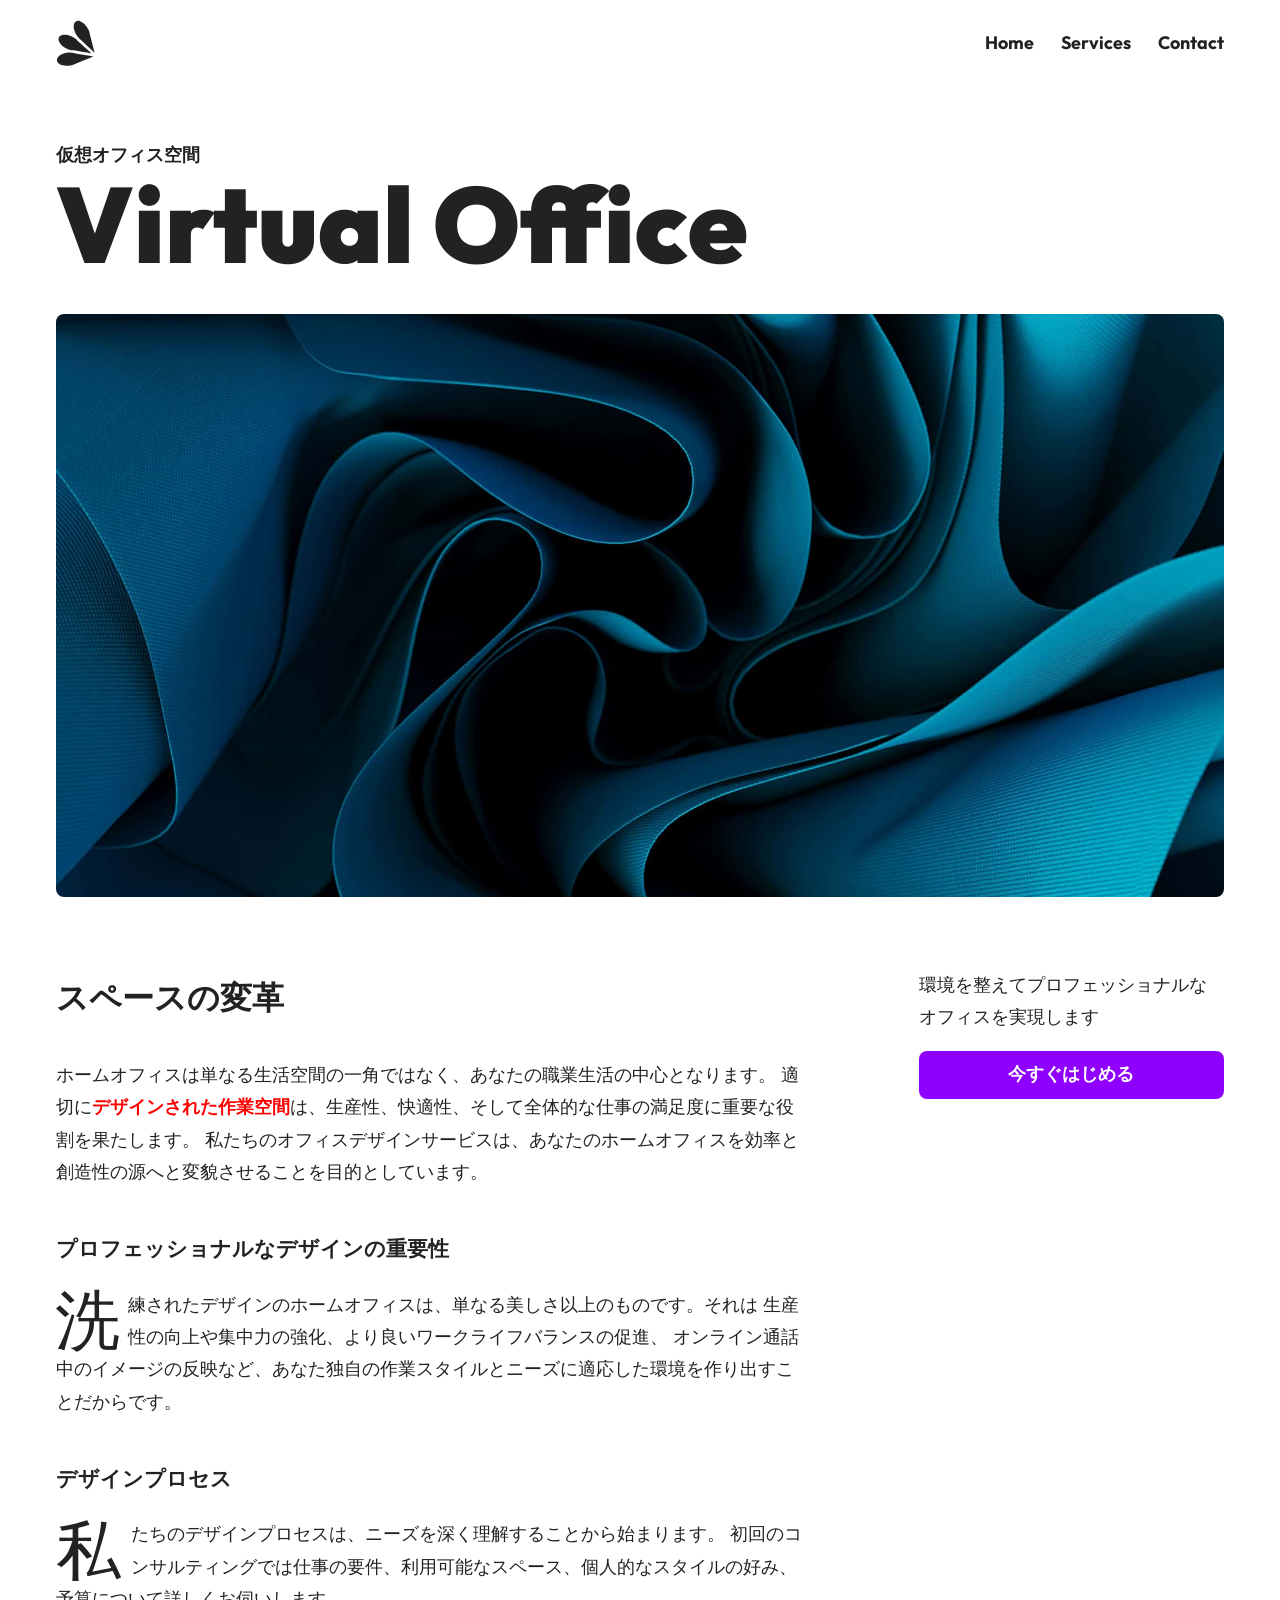
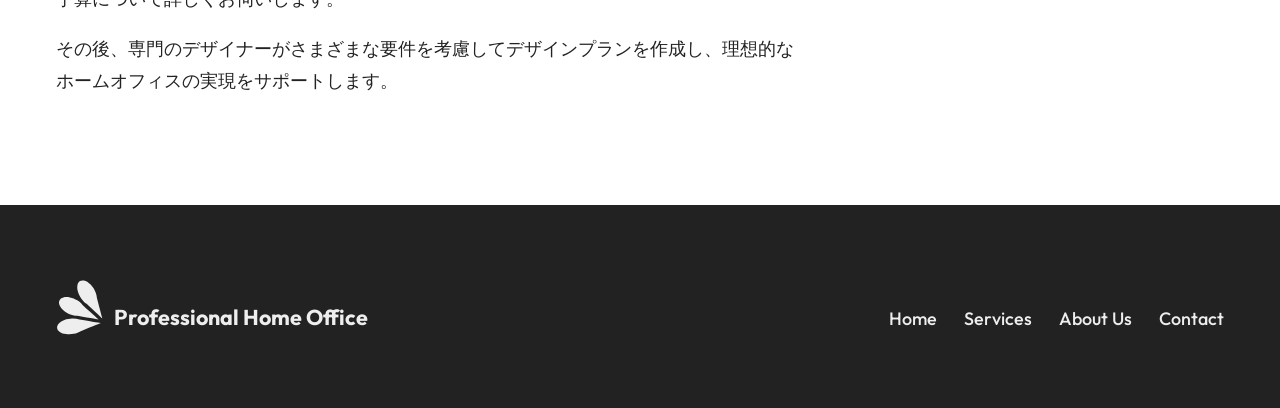
<file: virtual.html>
<!DOCTYPE html>
<html lang="ja">
	<head>
		<meta charset="UTF-8" />
		<meta name="viewport" content="width=device-width, initial-scale=1.0" />
		<title>Office Design - Professional Home Office</title>
		<link rel="preconnect" href="https://fonts.googleapis.com" />
		<link rel="preconnect" href="https://fonts.gstatic.com" crossorigin />
		<link href="https://fonts.googleapis.com/css2?family=Outfit:wght@100..900&display=swap" rel="stylesheet" />
		<link rel="stylesheet" href="assets/style.css" class="css" />
		<script src="assets/script.js" defer blocking="render"></script>
	</head>
	<body>
		<header>
			<div class="logo">
				<a href="index.html">
					<svg
						width="55"
						height="61"
						viewBox="0 0 55 61"
						fill="currentColor"
						role="img"
						aria-label="Professional Home Office"
					>
						<path
							d="M45.8622 47.1771C45.8622 47.1771 39.0083 49.9476 25.3005 55.4887C23.3705 56.7268 20.9252 57.6649 18.258 58.1905C15.5908 58.7161 12.8151 58.8069 10.2638 58.4518C7.71261 58.0968 5.49428 57.3111 3.87505 56.189C2.25582 55.0669 1.30447 53.6561 1.13516 52.1259C0.965845 50.5956 1.58576 49.011 2.92052 47.562C4.25528 46.1131 6.24819 44.8615 8.66009 43.9573C11.072 43.0531 13.8004 42.5348 16.518 42.4646C19.2356 42.3944 21.8268 42.7753 23.9808 43.5615C38.5684 45.9719 45.8622 47.1771 45.8622 47.1771Z"
						/>
						<path
							d="M43.8084 43.6216C43.8084 43.6216 36.5523 42.3288 22.0402 39.7432C19.7491 39.7716 17.1875 39.2673 14.6629 38.2906C12.1383 37.3139 9.75782 35.9065 7.80722 34.2371C5.85662 32.5677 4.41871 30.7074 3.66604 28.8793C2.91337 27.0512 2.87792 25.333 3.56393 23.9309C4.24995 22.5288 5.62829 21.5024 7.53356 20.9747C9.43882 20.4471 11.7901 20.4407 14.3052 20.9563C16.8203 21.4719 19.3924 22.4876 21.7129 23.8816C24.0333 25.2755 26.0036 26.9884 27.3872 28.8148C38.3346 38.686 43.8084 43.6216 43.8084 43.6216Z"
						/>
						<path
							d="M47.4491 42.6526C47.4491 42.6526 42.0838 37.5994 31.353 27.493C29.4199 26.2629 27.5521 24.4389 25.9737 22.2397C24.3952 20.0406 23.1732 17.5599 22.4543 15.0952C21.7354 12.6305 21.5501 10.2865 21.9207 8.34457C22.2913 6.40263 23.2019 4.9452 24.5434 4.14718C25.885 3.34915 27.6003 3.24443 29.4837 3.84558C31.367 4.44672 33.3384 5.7282 35.1612 7.53623C36.984 9.34426 38.5809 11.602 39.7601 14.0386C40.9393 16.4752 41.6508 18.9872 41.8092 21.273C45.5692 35.526 47.4491 42.6526 47.4491 42.6526Z"
						/>
					</svg>
				</a>
			</div>

			<nav class="menu">
				<ul>
					<li><a href="index.html">Home</a></li>
					<li><a href="index.html#services">Services</a></li>
					<li><a href="contact.html">Contact</a></li>
				</ul>
			</nav>
		</header>

		<main>
			<article class="post">
				<header class="hero">
					<hgroup>
						<h1>Virtual Office</h1>
						<p>仮想オフィス空間</p>
					</hgroup>
					<img src="assets/virtual.jpg" alt="" width="1980" height="2640" />
				</header>

				<div class="body">
					<h2>スペースの変革</h2>
					<p>
						ホームオフィスは単なる生活空間の一角ではなく、あなたの職業生活の中心となります。
						適切に<strong>デザインされた作業空間</strong>は、生産性、快適性、そして全体的な仕事の満足度に重要な役割を果たします。
						私たちのオフィスデザインサービスは、あなたのホームオフィスを効率と創造性の源へと変貌させることを目的としています。
					</p>

					<h3>プロフェッショナルなデザインの重要性</h3>
					<p>
						洗練されたデザインのホームオフィスは、単なる美しさ以上のものです。それは
						生産性の向上や集中力の強化、より良いワークライフバランスの促進、
						オンライン通話中のイメージの反映など、あなた独自の作業スタイルとニーズに適応した環境を作り出すことだからです。
					</p>

					<h3>デザインプロセス</h3>
					<p>
						私たちのデザインプロセスは、ニーズを深く理解することから始まります。
						初回のコンサルティングでは仕事の要件、利用可能なスペース、個人的なスタイルの好み、
						予算について詳しくお伺いします。
					</p>
					<p>
						その後、専門のデザイナーがさまざまな要件を考慮してデザインプランを作成し、理想的なホームオフィスの実現をサポートします。
					</p>
				</div>

				<aside class="cta">
					<p>環境を整えてプロフェッショナルな<br />オフィスを実現します</p>
					<button id="open" class="primary-button">今すぐはじめる</button>
					<dialog id="dialog" aria-labelledby="message">
						<h2 id="message">Get Started!</h2>
						<button id="close" aria-label="閉じる">
							<span aria-hidden="true">❌️</span>
						</button>

						<form method="dialog">
							<p>お知らせを受け取りますか？</p>
							<button autofocus value="accept" class="primary-button">受け取る</button>
							<button value="cancel" class="secondary-button">あとで</button>
						</form>
					</dialog>
				</aside>
			</article>
		</main>

		<footer>
			<div class="logo">
				<a href="index.html">
					<svg width="55" height="61" viewBox="0 0 55 61" fill="currentColor" aria-hidden="true">
						<path
							d="M45.8622 47.1771C45.8622 47.1771 39.0083 49.9476 25.3005 55.4887C23.3705 56.7268 20.9252 57.6649 18.258 58.1905C15.5908 58.7161 12.8151 58.8069 10.2638 58.4518C7.71261 58.0968 5.49428 57.3111 3.87505 56.189C2.25582 55.0669 1.30447 53.6561 1.13516 52.1259C0.965845 50.5956 1.58576 49.011 2.92052 47.562C4.25528 46.1131 6.24819 44.8615 8.66009 43.9573C11.072 43.0531 13.8004 42.5348 16.518 42.4646C19.2356 42.3944 21.8268 42.7753 23.9808 43.5615C38.5684 45.9719 45.8622 47.1771 45.8622 47.1771Z"
						/>
						<path
							d="M43.8084 43.6216C43.8084 43.6216 36.5523 42.3288 22.0402 39.7432C19.7491 39.7716 17.1875 39.2673 14.6629 38.2906C12.1383 37.3139 9.75782 35.9065 7.80722 34.2371C5.85662 32.5677 4.41871 30.7074 3.66604 28.8793C2.91337 27.0512 2.87792 25.333 3.56393 23.9309C4.24995 22.5288 5.62829 21.5024 7.53356 20.9747C9.43882 20.4471 11.7901 20.4407 14.3052 20.9563C16.8203 21.4719 19.3924 22.4876 21.7129 23.8816C24.0333 25.2755 26.0036 26.9884 27.3872 28.8148C38.3346 38.686 43.8084 43.6216 43.8084 43.6216Z"
						/>
						<path
							d="M47.4491 42.6526C47.4491 42.6526 42.0838 37.5994 31.353 27.493C29.4199 26.2629 27.5521 24.4389 25.9737 22.2397C24.3952 20.0406 23.1732 17.5599 22.4543 15.0952C21.7354 12.6305 21.5501 10.2865 21.9207 8.34457C22.2913 6.40263 23.2019 4.9452 24.5434 4.14718C25.885 3.34915 27.6003 3.24443 29.4837 3.84558C31.367 4.44672 33.3384 5.7282 35.1612 7.53623C36.984 9.34426 38.5809 11.602 39.7601 14.0386C40.9393 16.4752 41.6508 18.9872 41.8092 21.273C45.5692 35.526 47.4491 42.6526 47.4491 42.6526Z"
						/>
					</svg>
					Professional Home Office
				</a>
			</div>
			<div class="menu">
				<ul>
					<li><a href="index.html">Home</a></li>
					<li><a href="index.html#services">Services</a></li>
					<li><a href="index.html#:~:text=Professional%20Home%20Office">About Us</a></li>
					<li><a href="contact.html">Contact</a></li>
				</ul>
			</div>
		</footer>
	</body>
</html>
</file>
<file: assets/style.css>
@charset "UTF-8";

@layer reset, base;

/* ------------------------------------------------------ */

/* リセット */

/* ------------------------------------------------------ */
@layer reset {
	*,
	*::before,
	*::after {
		box-sizing: border-box;
		margin: 0;
		padding: 0;
		list-style: none;
	}

	a {
		color: inherit;
		text-decoration: inherit;
		-webkit-tap-highlight-color: transparent;
		-webkit-touch-callout: none;
	}

	img {
		width: 100%;
		height: auto;
	}

	svg,
	img {
		vertical-align: bottom;
	}

	button,
	input,
	textarea {
		margin: 0;
		font-family: inherit;
		font-size: 100%;
		font-weight: inherit;
		color: inherit;
		background-color: transparent;
		background-image: none;
	}

	button,
	input[type="submit"] {
		cursor: pointer;
		border: none;
		-webkit-tap-highlight-color: transparent;
		-webkit-touch-callout: none;
	}
}

/* ------------------------------------------------------ */

/* 基本スタイル */

/* ------------------------------------------------------ */

@layer base {
	/* カスタムプロパティ */
	:root {
		/* カラー */
		--black: #222;
		--white: light-dark(#fff, #eee);
		--text: light-dark(var(--black), var(--white));
		--background: light-dark(var(--white), var(--black));
		--primary: #9000ff;
		--attention: red;
		--gray: light-dark(#efefef, #2d2d2d);
		--darkgray: light-dark(#707070, #909090);

		/* ページの左右の余白（画面幅1440pxで64px） */
		--page-padding: max(16px, 4.4vw);

		/* 欧文フォント */
		--latin-font: "Outfit", "Outfit Fallback", sans-serif;
	}

	/* 代替フォント */
	@font-face {
		font-family: "Outfit Fallback";
		src: local("Arial"), local("ArialMT");
		size-adjust: 99.8204%;
		ascent-override: 100.18%;
		descent-override: 26.0468%;
		line-gap-override: 0%;
	}

	/* カラースキーム */
	:root {
		color-scheme: light dark;
	}

	/* スムーススクロール */
	:root {
		scroll-behavior: smooth;
	}

	/* ページ */
	body {
		font-family: sans-serif;
		font-size: clamp(15px, 1.4vw, 24px); /* 画面幅1440pxで20px */
		line-height: 1.8;
		color: var(--text);
		background-color: var(--background);
	}

	/* 画像 */
	img {
		object-fit: cover;
		border-radius: 8px;
	}
}

/* ------------------------------------------------------ */

/* ビュー遷移 */

/* ------------------------------------------------------ */

@media (prefers-reduced-motion: no-preference) {
	@view-transition {
		navigation: auto;
	}

	.post img {
		view-transition-name: photo;
	}

	html::view-transition-old(photo),
	html::view-transition-new(photo) {
		overflow: clip;
		height: 100%;
		border-radius: 8px;
		animation-duration: 0.5s;
		object-fit: cover;
	}
}

/* ------------------------------------------------------ */

/* ページヘッダー */

/* ------------------------------------------------------ */

body > header {
	display: grid;
	grid-template-columns: 1fr auto;
	grid-auto-flow: column;
	align-items: center;
	padding-block: 1em;
	padding-inline: var(--page-padding);

	.logo svg {
		width: 2.5em;
		height: auto;
	}
}

/* ------------------------------------------------------ */

/* ナビゲーションメニュー */

/* ------------------------------------------------------ */

.menu {
	font-family: var(--latin-font);
	font-weight: 700;

	ul {
		display: flex;
		gap: 1.5em;

		a {
			display: flex;
		}
	}
}

/* ------------------------------------------------------ */

/* ヒーロー */

/* ------------------------------------------------------ */

/* レイアウト */
.hero {
	display: block grid;
	grid-template:
		"heading"
		"cta"
		"photo";
	gap: 2em;
	justify-items: center;
	padding-block: 4em 0;
	padding-inline: var(--page-padding);
	text-align: center;

	> :is(h1, hgroup) {
		grid-area: heading;
	}

	> .cta {
		grid-area: cta;
	}

	> img {
		grid-area: photo;
	}

	@media (width >= 768px) {
		grid-template:
			"heading cta"
			"photo photo";
		grid-template-columns: 1fr 17em;
		justify-items: stretch;
		align-items: end;
		text-align: left;
	}
}

/* スタイル */
.hero {
	hgroup {
		display: grid;

		p {
			grid-row: 1;
			font-weight: 700;
		}
	}

	h1 {
		font-family: var(--latin-font);
		font-size: max(48px, 8.3vw); /* 画面幅1440pxで120px */
		font-weight: 900;
		line-height: 1;
	}

	img {
		aspect-ratio: 3/4;
		object-fit: cover;
		border-radius: 8px;

		@media (width >= 768px) {
			aspect-ratio: 2/1;
		}
	}
}

/* ------------------------------------------------------ */

/* CTA */

/* ------------------------------------------------------ */
.cta {
	p {
		margin-bottom: 1em;
	}
}

/* ------------------------------------------------------ */

/* ボタン */

/* ------------------------------------------------------ */

button,
input[type="submit"] {
	padding: 14px 24px;
	font-weight: bold;
	line-height: 1;
	border: solid 1px transparent;
	border-radius: 8px;
}

.primary-button {
	width: 100%;
	color: var(--white);
	background-color: var(--primary);
	transition: background-color 0.5s;

	@media (prefers-reduced-motion) {
		transition: none;
	}

	@media (hover: hover) {
		&:hover {
			/* プライマリーカラーの色相を変える */
			background-color: lch(from var(--primary) l c calc(h + 20));
		}
	}
}

.secondary-button {
	width: 100%;
	font-weight: normal;
	color: var(--darkgray);
	background-color: transparent;
	border-color: var(--darkgray);
}

/* ------------------------------------------------------ */

/* ダイアログ */

/* ------------------------------------------------------ */

dialog {
	width: clamp(300px, 80vw, 400px); /* 画面幅500pxで400px */
	margin: auto;
	padding: 20px 32px;
	border-color: gray;
	border-radius: 16px;

	form {
		display: grid;
		gap: 8px;

		p {
			margin-block: 0 8px;
		}

		button[value="accept"] {
			width: 100%;
		}
	}

	#close {
		position: absolute;
		top: 12px;
		right: 12px;
		padding: 8px;
		filter: grayscale(1);
	}

	&::backdrop {
		background-color: rgb(0 0 0 / 70%);
	}
}

/* 開閉アニメーション */
dialog {
	position: fixed;
	inset-block-start: 0px;
	inset-block-end: 0px;
	opacity: 0;
	transition: display 0.5s allow-discrete, overlay 0.5s allow-discrete, opacity 0.5s;

	@media (prefers-reduced-motion) {
		transition: none;
	}
}

dialog[open] {
	opacity: 1;
}

@starting-style {
	dialog[open] {
		opacity: 0;
	}
}

/* バックドロップの開閉アニメーション */
dialog::backdrop {
	background-color: rgb(0 0 0 / 60%);
	opacity: 0;
	transition: opacity 0.5s;

	@media (prefers-reduced-motion) {
		transition: none;
	}
}

dialog[open]::backdrop {
	opacity: 1;
}

@starting-style {
	dialog[open]::backdrop {
		opacity: 0;
	}
}

/* ------------------------------------------------------ */

/* メッセージ */

/* ------------------------------------------------------ */

/* レイアウト */
.message {
	display: grid;
	grid-template-columns: auto auto;
	gap: 1em;
	justify-content: center;
	align-items: center;
	padding-block: 5em;
}

/* スタイル */
.message {
	font-size: clamp(16px, 2.7vw, 40px); /* 画面幅1440pxで40px */
	line-height: 1.5;

	svg {
		width: 4em;
		height: auto;
	}
}

/* ------------------------------------------------------ */

/* サービス */

/* ------------------------------------------------------ */

/* レイアウト */
.services {
	display: grid;
	gap: 5em;
	padding-block: 7em;
	padding-inline: var(--page-padding);

	> hgroup {
		display: grid;
		align-content: end;

		p {
			grid-row: 1;
		}
	}

	@media (width >= 768px) {
		grid-template-columns: 1fr 4fr;

		> hgroup {
			/* スティッキー */
			align-self: start;
			position: sticky;
			top: 20px;

			/* 縦書き */
			writing-mode: vertical-rl;
		}
	}
}

/* スタイル */
.services {
	background-color: var(--gray);

	> hgroup {
		h2 {
			font-size: clamp(54px, 6.6vw, 96px); /* 画面幅1440pxで96px */
			line-height: 1;
			text-transform: uppercase;
		}

		p {
			font-size: 1.2em;
			font-weight: bold;
		}
	}
}

/* ------------------------------------------------------ */

/* カード */

/* ------------------------------------------------------ */

/* カード一覧 */
.cards {
	display: grid;
	gap: 4em;

	/* クエリコンテナを作成 */
	container-type: inline-size;
}

/* カードのレイアウト */
.card {
	display: grid;
	grid-template-areas:
		"heading"
		"photo"
		"text";
	gap: 1em 3em;

	> hgroup {
		grid-area: heading;
	}

	> img {
		grid-area: photo;
		height: 180px;
	}

	> p {
		grid-area: text;
	}

	/* クエリコンテナに合わせてレイアウトを変更 */
	@container (width >= 580px) {
		grid-template-areas:
			"photo . "
			"photo heading"
			"photo text"
			"photo . ";
		grid-template-columns: 1fr 2fr;
		grid-template-rows: 20px auto auto 20px;

		> img {
			height: 0;
			min-height: 100%;
		}
	}
}

/* カードのスタイル */
.card {
	font-size: max(15px, 2cqw); /* クエリコンテナ幅1000pxで20px */

	hgroup {
		display: grid;
		gap: 0.25em;

		h3 {
			font-size: 2em;
			font-weight: 700;
			line-height: 1;
		}

		p {
			grid-row: 1;
			font-weight: 700;
		}
	}

	a {
		display: block;
		width: max-content;
		margin-left: auto;
		font-family: var(--latin-font);
		font-weight: 600;
	}
}

/* ------------------------------------------------------ */

/* リンク （2色の下線を表示） */

/* ------------------------------------------------------ */

/* 1色目の表示範囲を管理（初期値20%） */
@property --bar {
	syntax: "<percentage>";
	inherits: true;
	initial-value: 20%;
}

/* 2色の設定 */
:root {
	/* 1色目 */
	--bar-color-primary: var(--primary);

	/* 2色目 */
	--bar-color-secondary: light-dark(lightgray, gray);

	/* ナビゲーションメニューの下線の設定 */
	.menu {
		/* 2色目（透明） */
		--bar-color-secondary: transparent;

		/* 1色目のデフォルトの表示範囲 0% */
		--bar: 0%;
	}
}

/* 下線の表示 */
:is(.menu, #services) a {
	background-image: linear-gradient(
		to right,
		var(--bar-color-primary) var(--bar),
		var(--bar-color-secondary) var(--bar)
	);
	background-repeat: no-repeat;
	background-position: bottom;
	background-size: auto 2px;
	transition: --bar 0.2s ease-in;

	@media (prefers-reduced-motion) {
		transition: none;
	}

	@media (hover: hover) {
		&:hover {
			--bar: 100%;
		}
	}
}

/* ------------------------------------------------------ */

/* ページのフッター */

/* ------------------------------------------------------ */

/* カラースキーム */
body > footer {
	color-scheme: dark;
	color: var(--text);
	background-color: var(--background);
}

/* レイアウト */
body > footer {
	display: grid;
	gap: 1.5em;
	justify-items: center;
	padding-block: 4em;
	padding-inline: var(--page-padding);

	.logo svg {
		width: 2.5em;
		height: auto;
	}

	@media (width >= 768px) {
		grid-template-columns: 1fr auto;
		grid-auto-flow: column;
		justify-items: start;
		align-items: baseline;
	}
}

/* スタイル */
body > footer {
	.logo {
		font-family: var(--latin-font);
		font-size: 1.2em;
		font-weight: 700;
	}

	.menu {
		font-weight: 500;
	}
}

/* ------------------------------------------------------ */

/* 記事 */

/* ------------------------------------------------------ */

/* レイアウト */
.post {
	display: grid;
	grid-template:
		"hero"
		"body"
		"cta";
	gap: 4em 6em;
	justify-items: center;
	align-items: start;
	padding-block: 3em 6em;
	padding-inline: var(--page-padding);

	> .hero {
		grid-area: hero;
		padding: 0;
	}

	> .body {
		grid-area: body;
	}

	> .cta {
		grid-area: cta;
	}

	@media (width >= 768px) {
		grid-template:
			"hero hero"
			"body cta";
		grid-template-columns: 1fr 17em;
		justify-items: stretch;
	}
}

/* 記事本文 */
.body {
	> :first-child {
		margin-top: 0;
	}

	> :last-child {
		margin-bottom: 0;
	}

	p {
		margin-block: 1em;
	}

	h2,
	h3 {
		margin-block: 2em 1em;
	}

	h2 {
		font-size: 1.8em;
	}

	h4 {
		margin-block: 1em 0.5em;
	}

	h4 + p {
		margin: 0;
	}

	strong {
		color: var(--attention);
	}
}

/* ------------------------------------------------------ */

/* コンタクトフォーム */

/* ------------------------------------------------------ */

.contact {
	display: grid;
	gap: 1.5em;
	max-width: max(500px, 60vw);
	margin-inline: auto;
	padding-block: 5em 10em;
	padding-inline: var(--page-padding);

	label {
		display: grid;
	}

	input:not([type="submit"]),
	textarea {
		padding: 8px;
		border: solid 2px var(--darkgray);
		border-radius: 4px;
	}

	textarea {
		min-height: 6lh;
		resize: vertical;
		field-sizing: content;
	}
}

/* ------------------------------------------------------ */

/* スクロール駆動アニメーション */

/* ------------------------------------------------------ */

@media (prefers-reduced-motion: no-preference) {
	.message,
	#services > hgroup,
	#services article {
		animation: scroll-anim ease-out both;
		animation-timeline: view();
	}

	@keyframes scroll-anim {
		10% {
			opacity: 0;
			translate: 0 100px;
		}

		40% {
			opacity: 1;
			translate: 0;
		}
	}
}

.body > h3 + p::first-letter {
	initial-letter: 2 drop;
	margin-right: 0.5em;
}
</file>
<file: assets/contact.css>
@charset "UTF-8";

p.error-msg {
    display: none;
}
p.error-msg:has(+input:invalid) {
    display: block;
    color: red;
    font-size: 0.875rem;
    margin-top: 0.25rem;
}
.note {
    font-size: 0.875rem;
    color: #666;
}

ul.note {
    padding-left: 1.5rem;
    li {
        list-style-type: disc;
    }
}

input[type=text]:invalid {
    background-color: lightpink;
}

.contact input[type=reset] {
    background-color: #f0f0f0;
    border: 1px solid #ccc;
    padding: 0.5rem 1rem;
    cursor: pointer;
    transition: background-color 0.3s ease;
}

.contact input[type=reset]:hover {
    background-color: #e0e0e0;
}

.progress {
    width: calc(100% - 80px);
    max-width: 600px;
    margin: 0 auto;
    progress {
        width: 100%;
        height: 10px;
        border: none;
        border-radius: 999px;
        appearance: none;
        -webkit-appearance: none;
        -moz-appearance: none;
    }

    /* Chrome、Safari、Edge */
    progress::-webkit-progress-bar {
    background: #ddd;
    border-radius: 999px;
    }

    progress::-webkit-progress-value {
    background: #9000ff;
    border-radius: 999px;
    }

    /* Firefox */
    progress::-moz-progress-bar {
    background: #9000ff;
    border-radius: 999px;
    }
    ul {
        position: relative;
        overflow: visible;
        li {
            min-width: 2em;
            top: 0;
        }
        .step-1 {
            position: absolute;
            left: 0;
            transform: translateX(-50%);
        }
        .step-2 {
            position: absolute;
            left: 33%;
            transform: translateX(-50%);
        }
        .step-3 {
            position: absolute;
            left: 66%;
            transform: translateX(-50%);
        }
        .step-4 {
            position: absolute;
            left: 100%;
            transform: translateX(-50%);
        }
    }
}
</file>
<file: assets/office.css>
@charset "UTF-8";

.accordions {
    display: flex;
    flex-direction: column;
    gap: 1rem;
    .accordion {
        padding: 0 14px;
        button {
            padding: 0;
            transition-duration: 0.3s;
            &:hover {
                opacity: 0.8;
            }
            & + div {
                height: 0;
                overflow: hidden;
                transition-duration: 0.3s;
                &.expanded {
                    height: calc-size(auto, size);
                    overflow: visible;
                }
            }
        }
        img {
            max-width: 800px;
            width: 100%;
            height: auto;
        }
    }
}

select {
    padding: 0.5rem;
    border: 1px solid #ccc;
    border-radius: 4px;
    background-color: #fff;
    font-size: 1rem;
    &:focus {
        outline: none;
        border-color: #007BFF;
        box-shadow: 0 0 0 2px rgba(0, 123, 255, 0.25);
    }
    &:hover {
        border-color: #007BFF;
        cursor: pointer;
    }
    option {
        padding: 0.5rem;
    }
}
</file>
<file: assets/setup.css>
@charset "UTF-8";

object {
    width: 100%;
    height: 500px;
    @media (width < 768px) {
        max-height: 50vh;
    }
}

.download-link {
    display: inline-block;
    margin-top: 1rem;
    padding: 0.5rem 1rem;
    background-color: #007bff;
    color: #fff;
    text-decoration: none;
    border-radius: 4px;
    transition-duration: 0.3s;
    &:hover {
        background-color: #0056b3;
    }
}
</file>
